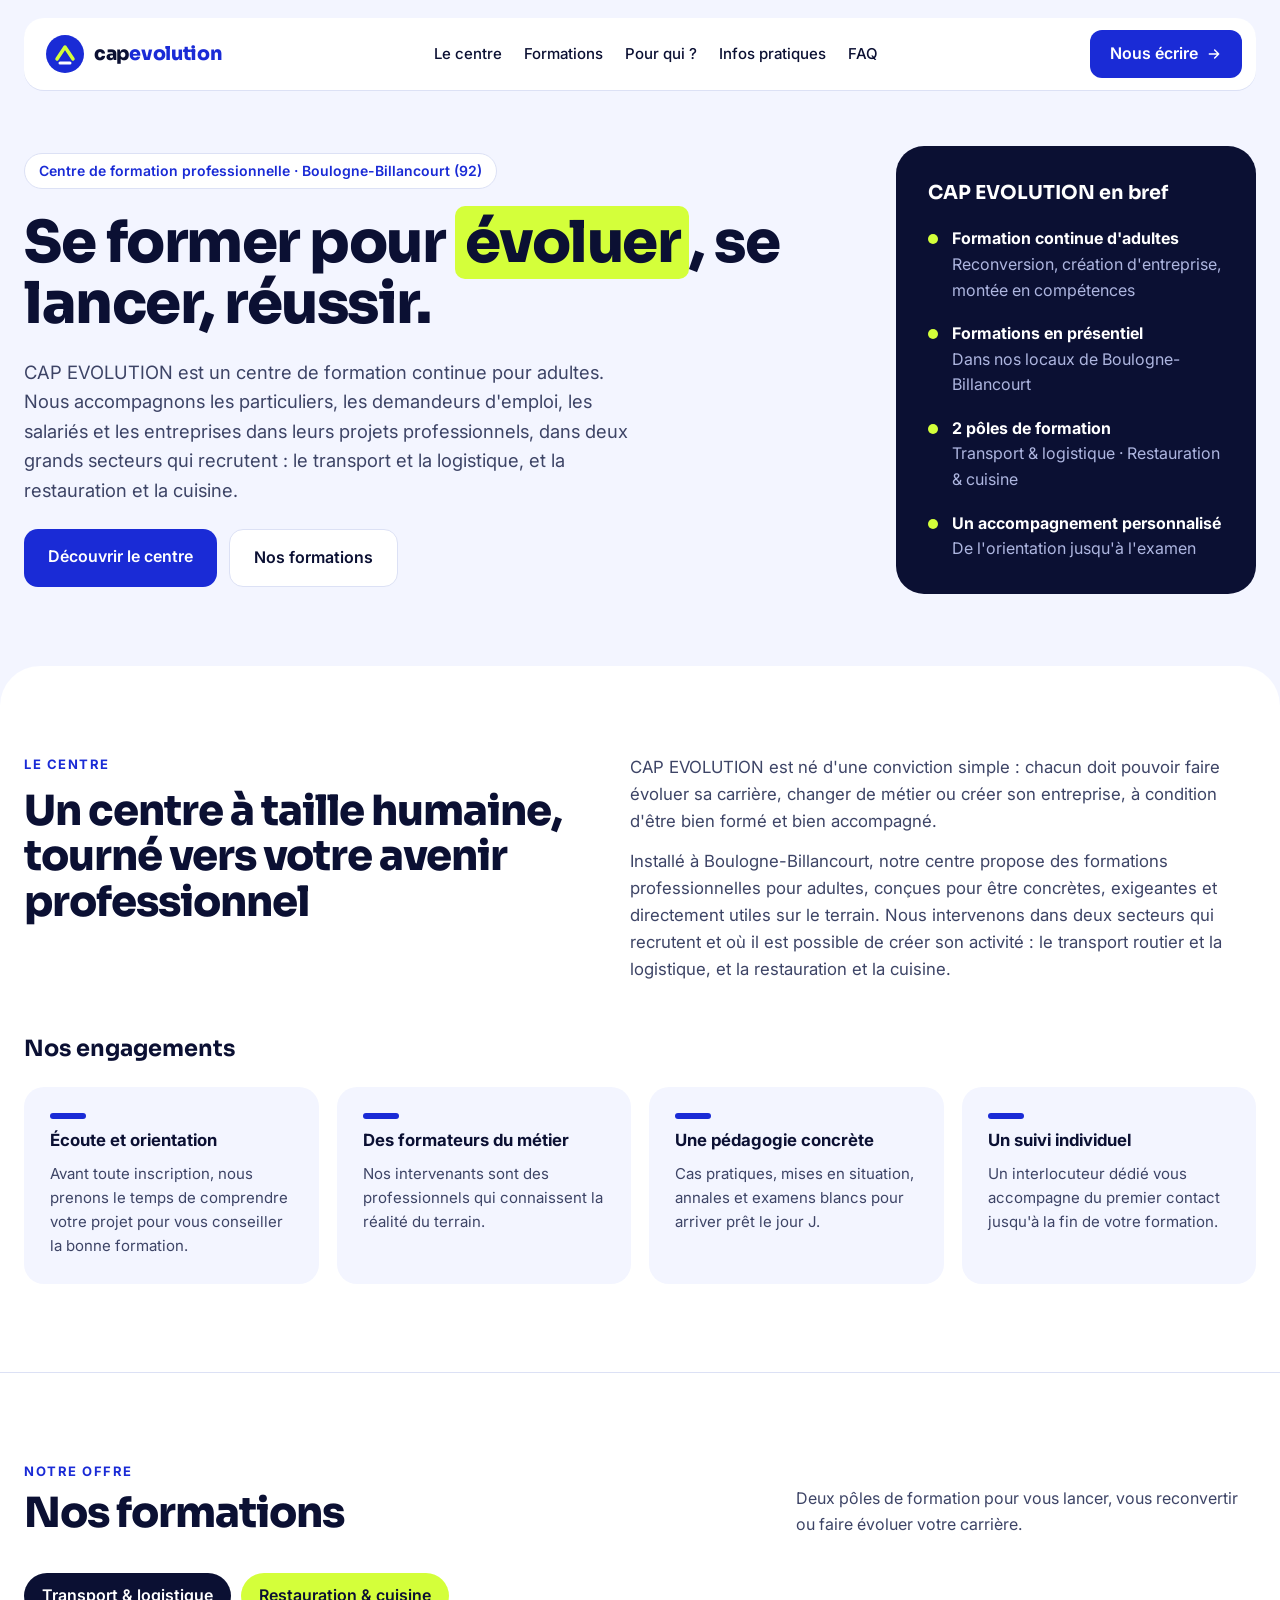
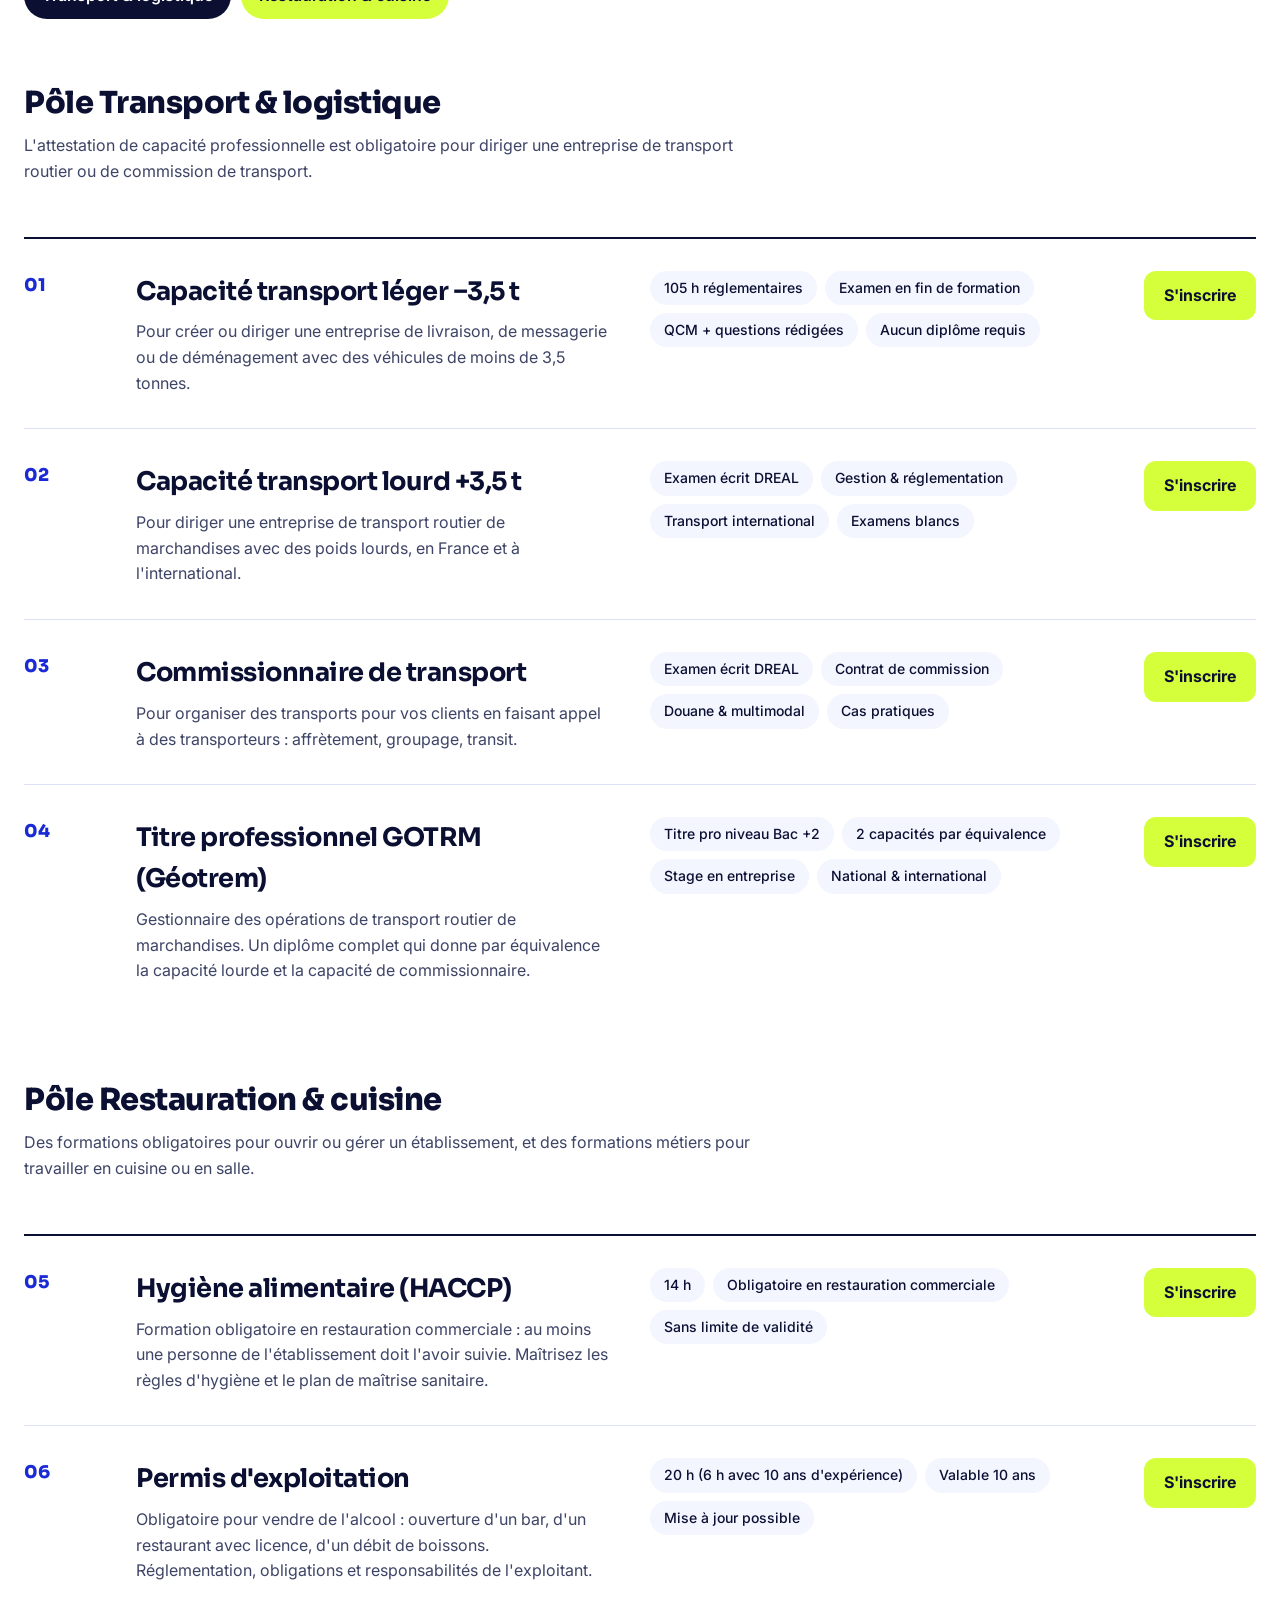
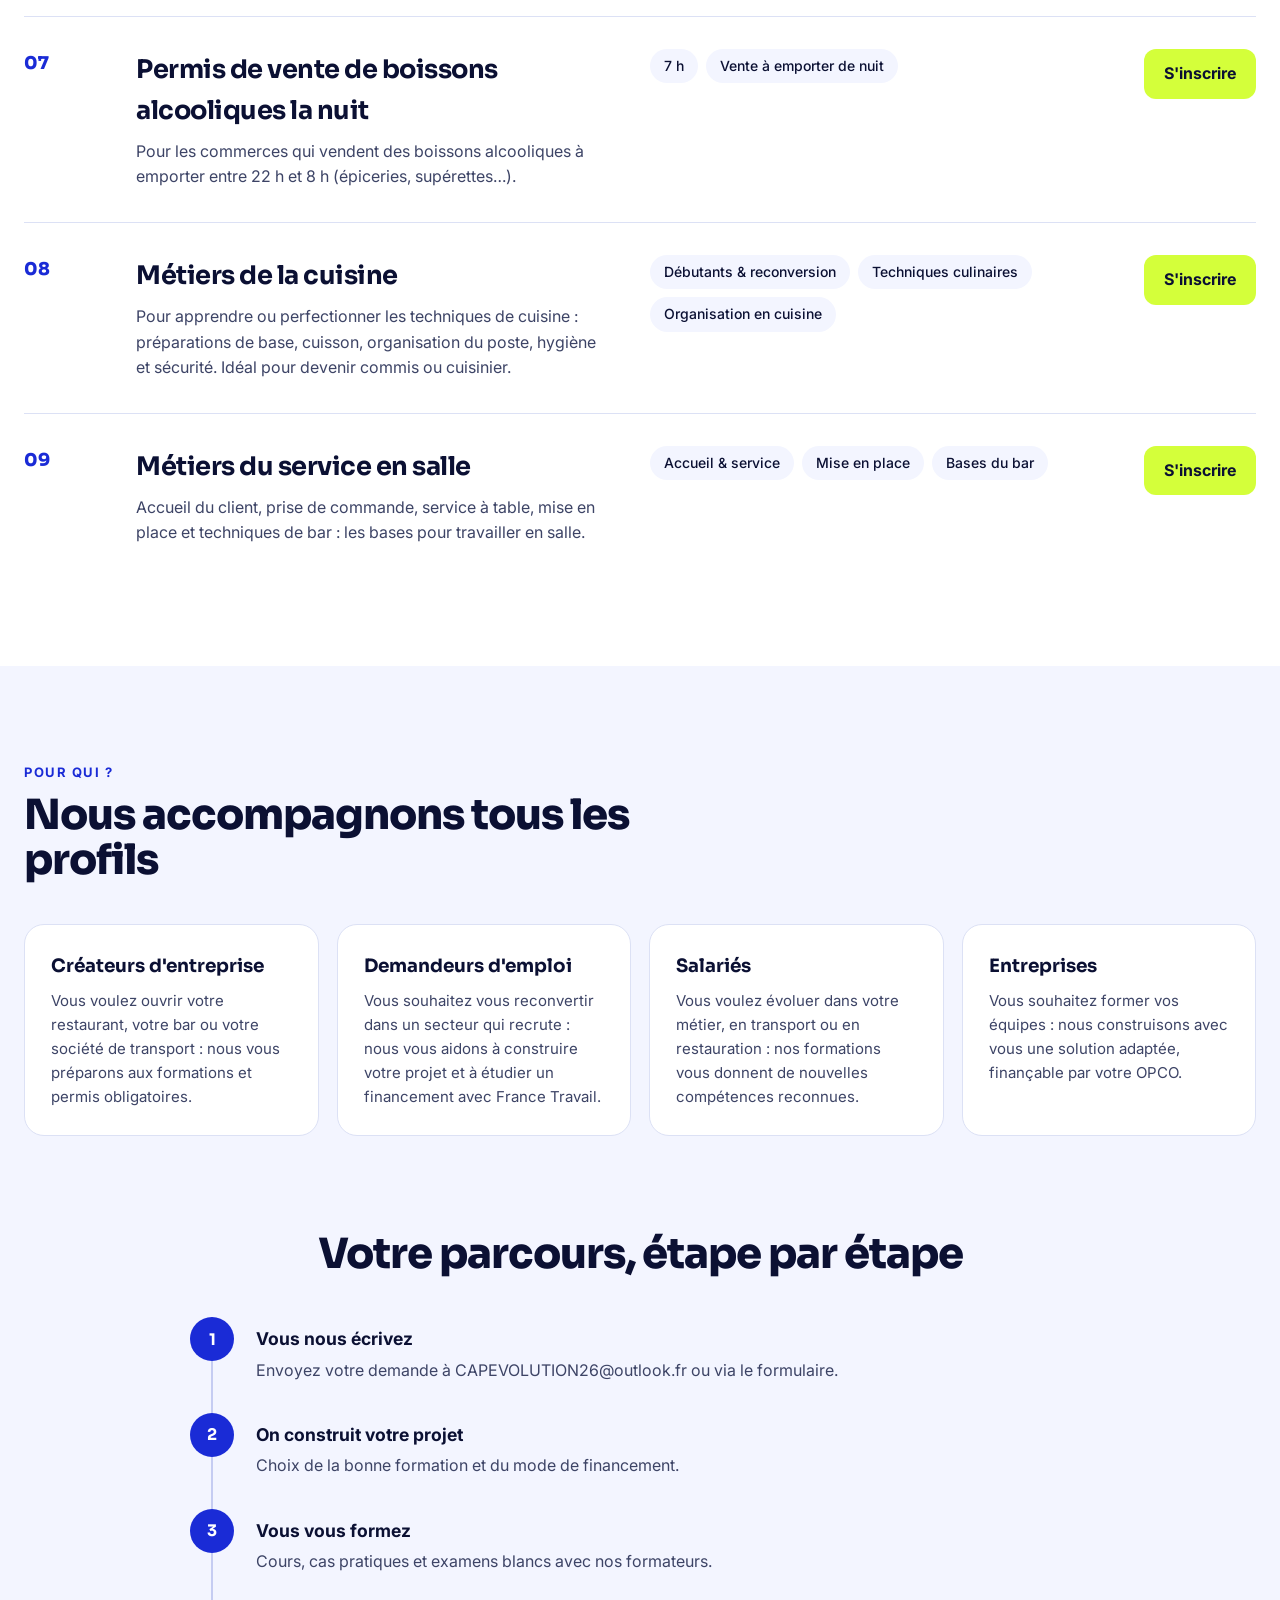
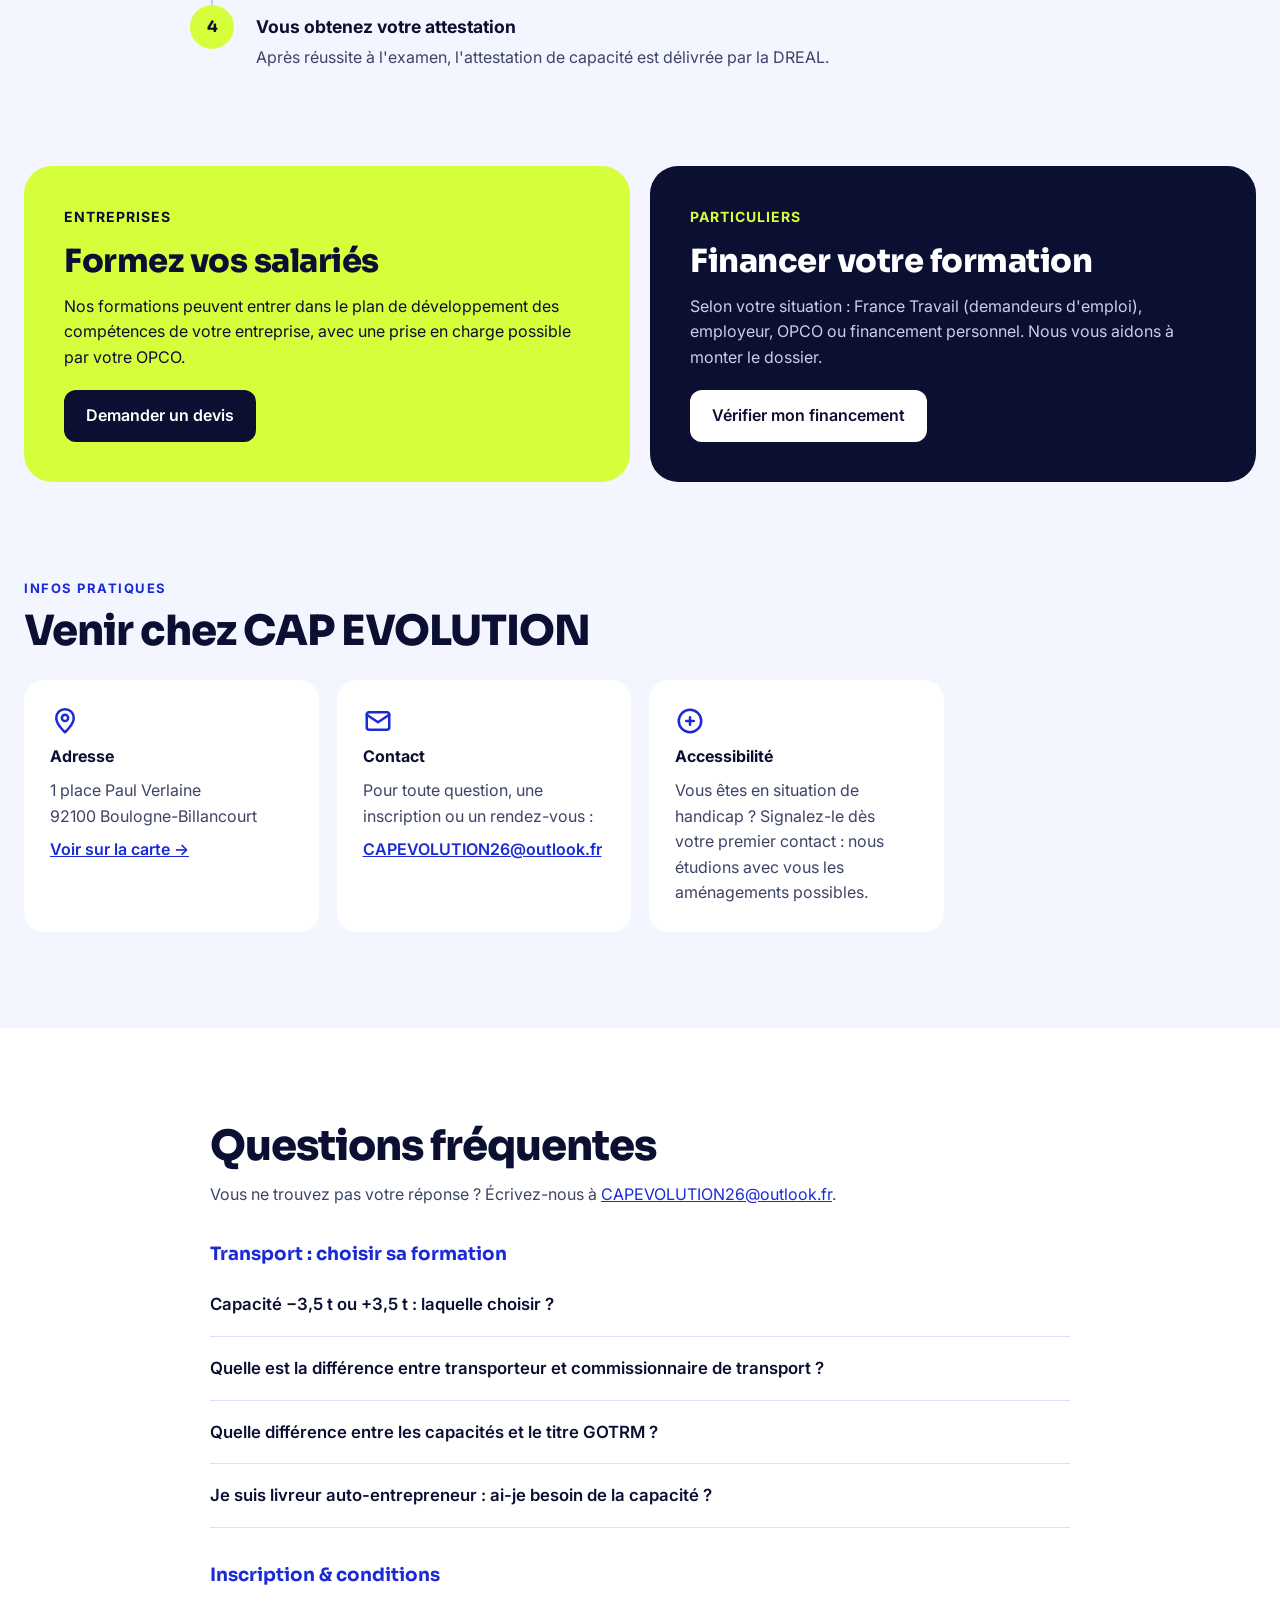
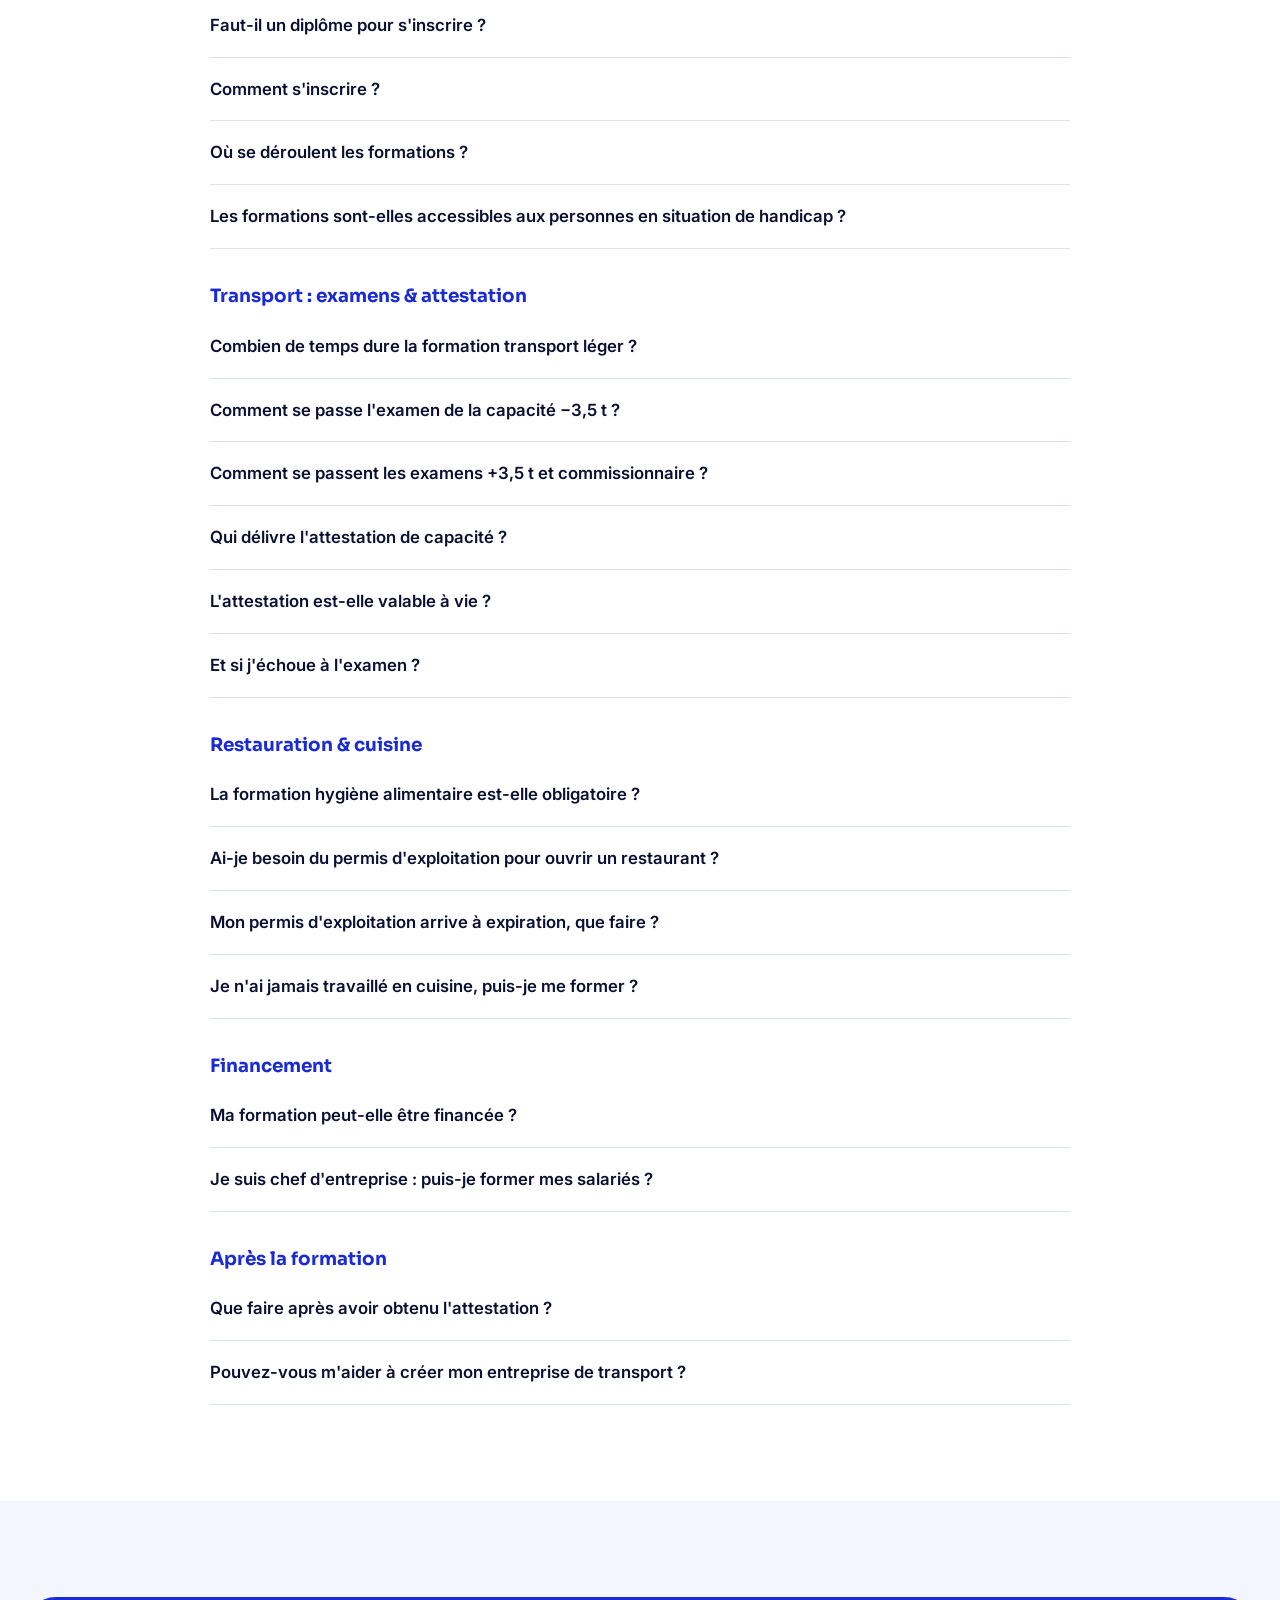
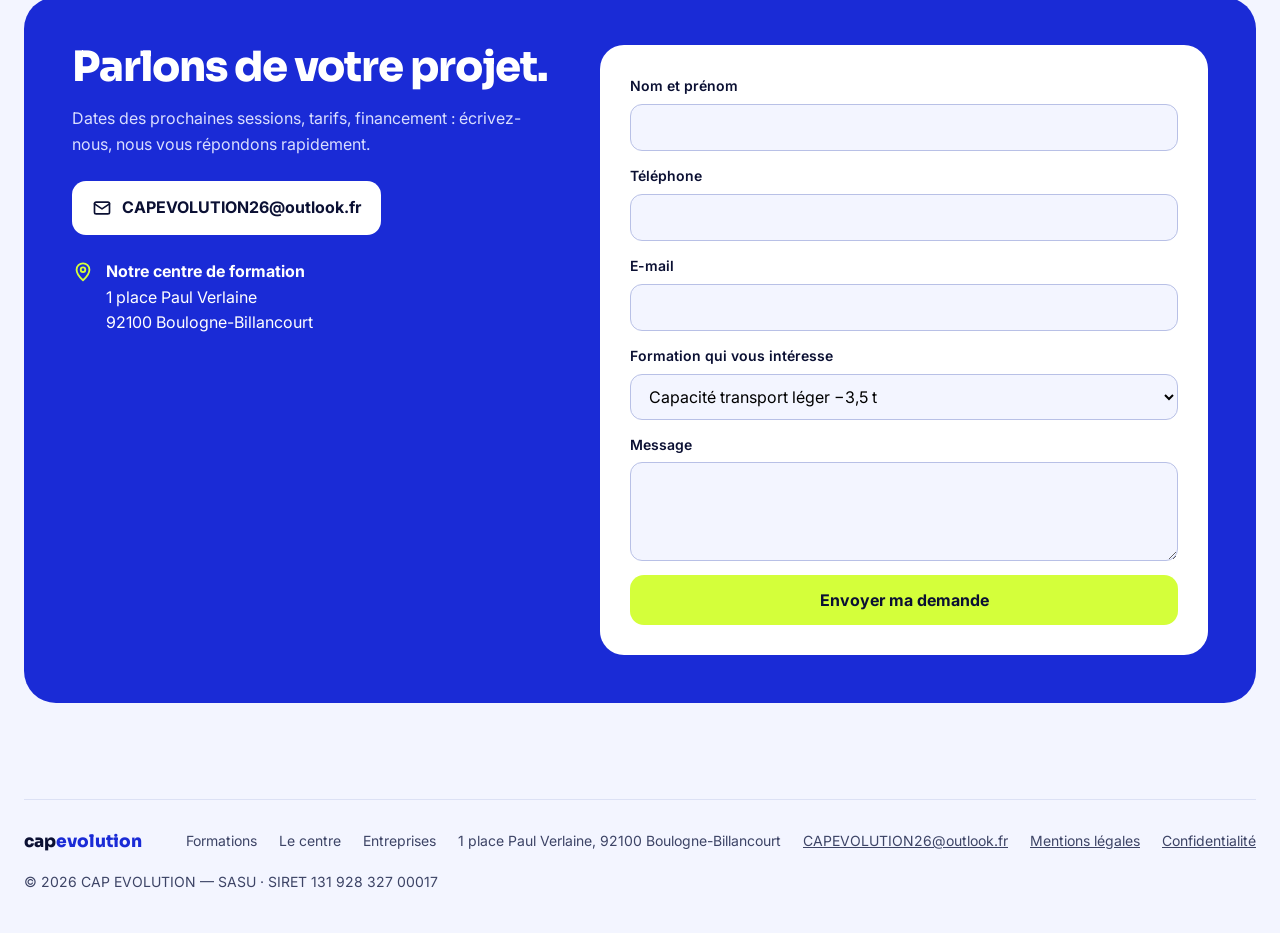
<file: index.html>
<!doctype html>
<html lang="fr">
<head>
<meta charset="utf-8">
<meta name="viewport" content="width=device-width, initial-scale=1">
<title>CAP EVOLUTION — Centre de formation professionnelle à Boulogne-Billancourt</title>
<meta name="description" content="CAP EVOLUTION, centre de formation professionnelle pour adultes à Boulogne-Billancourt (92). Formations transport et logistique (capacité de transport, commissionnaire, GOTRM) et restauration et cuisine (hygiène alimentaire HACCP, permis d&#x27;exploitation, métiers de la cuisine et du service).">
<meta property="og:title" content="CAP EVOLUTION — Centre de formation transport">
<meta property="og:description" content="Capacité -3,5 t, +3,5 t, commissionnaire de transport et titre pro GOTRM à Boulogne-Billancourt.">
<meta name="theme-color" content="#1A2BD6">
<link rel="icon" href="favicon.svg" type="image/svg+xml">
<link rel="preconnect" href="https://fonts.googleapis.com">
<link href="https://fonts.googleapis.com/css2?family=Sora:wght@500;600;700;800&amp;family=Inter:wght@400;500;600;700&amp;display=swap" rel="stylesheet">
<style>
*{box-sizing:border-box}
html{scroll-behavior:smooth}
body{margin:0;background:#F3F5FF}
a{color:#1A2BD6}a:hover{color:#0F1C9E}
summary{cursor:pointer;list-style:none}
summary::-webkit-details-marker{display:none}
</style>
<link rel="stylesheet" href="style.css">
</head>
<body>
<div style="font-family: Inter, system-ui, sans-serif; color: #0B1033; background: #F3F5FF; line-height: 1.6; font-size: 16px">

<!-- EN-TÊTE -->
<header style="padding: 18px 24px 0">
<div style="max-width: 1240px; margin: 0 auto; background: #FFFFFF; border-radius: 20px; padding: 12px 14px 12px 22px; box-sizing: border-box; display: flex; flex-wrap: wrap; align-items: center; justify-content: space-between; gap: 14px; box-shadow: 0 1px 0 #DCE1F5">
<a href="#accueil" style="display: flex; align-items: center; gap: 10px; text-decoration: none; color: #0B1033">
<svg width="38" height="38" viewBox="0 0 38 38" aria-hidden="true"><circle cx="19" cy="19" r="19" fill="#1A2BD6"></circle><path d="M11 24 L19 12 L27 24" stroke="#D4FF3A" stroke-width="3.5" stroke-linecap="round" stroke-linejoin="round" fill="none"></path><path d="M14 28h10" stroke="#FFFFFF" stroke-width="3" stroke-linecap="round"></path></svg>
<span style="font-family: Sora, sans-serif; font-weight: 800; font-size: 19px; letter-spacing: -0.3px">cap<span style="color: #1A2BD6">evolution</span></span>
</a>
<nav aria-label="Navigation principale" style="display: flex; flex-wrap: wrap; align-items: center; gap: 4px 22px; font-weight: 500; font-size: 15px">
<a href="#centre" style="color: #0B1033; text-decoration: none">Le centre</a>
<a href="#formations" style="color: #0B1033; text-decoration: none">Formations</a>
<a href="#public" style="color: #0B1033; text-decoration: none">Pour qui ?</a>
<a href="#infos" style="color: #0B1033; text-decoration: none">Infos pratiques</a>
<a href="#faq" style="color: #0B1033; text-decoration: none">FAQ</a>
</nav>
<a href="#contact" style="background: #1A2BD6; color: #FFFFFF; font-weight: 600; text-decoration: none; padding: 11px 20px; border-radius: 12px; min-height: 44px; box-sizing: border-box; display: inline-flex; align-items: center; gap: 8px">Nous écrire<svg width="16" height="16" viewBox="0 0 24 24" aria-hidden="true" fill="none" stroke="currentColor" stroke-width="2.2" stroke-linecap="round" stroke-linejoin="round"><path d="M5 12h14M13 6l6 6-6 6"></path></svg></a>
</div>
</header>

<!-- HÉRO -->
<section id="accueil" style="padding: 56px 24px 72px">
<div style="max-width: 1240px; margin: 0 auto; display: flex; flex-wrap: wrap; gap: 28px; align-items: stretch">
<div style="flex: 999 1 560px; min-width: 0; display: flex; flex-direction: column; gap: 24px; justify-content: center">
<p style="margin: 0; align-self: flex-start; background: #FFFFFF; border: 1px solid #DCE1F5; border-radius: 999px; padding: 6px 14px; font-size: 14px; font-weight: 600; color: #1A2BD6">Centre de formation professionnelle · Boulogne-Billancourt (92)</p>
<h1 style="margin: 0; font-family: Sora, sans-serif; font-weight: 800; font-size: 3.6rem; line-height: 1.05; letter-spacing: -1.5px">Se former pour <span style="background: #D4FF3A; padding: 0 10px; border-radius: 10px; box-decoration-break: clone; -webkit-box-decoration-break: clone">évoluer</span>, se lancer, réussir.</h1>
<p style="margin: 0; font-size: 1.15rem; color: #3D4466; max-width: 620px">CAP EVOLUTION est un centre de formation continue pour adultes. Nous accompagnons les particuliers, les demandeurs d'emploi, les salariés et les entreprises dans leurs projets professionnels, dans deux grands secteurs qui recrutent : le transport et la logistique, et la restauration et la cuisine.</p>
<div style="display: flex; flex-wrap: wrap; gap: 12px">
<a href="#centre" style="background: #1A2BD6; color: #FFFFFF; font-weight: 600; text-decoration: none; padding: 15px 24px; border-radius: 14px">Découvrir le centre</a>
<a href="#formations" style="background: #FFFFFF; color: #0B1033; font-weight: 600; text-decoration: none; padding: 15px 24px; border-radius: 14px; border: 1px solid #DCE1F5">Nos formations</a>
</div>
</div>
<div style="flex: 1 1 360px; min-width: 0; background: #0B1033; color: #FFFFFF; border-radius: 28px; padding: 32px; display: flex; flex-direction: column; gap: 18px">
<p style="margin: 0; font-family: Sora, sans-serif; font-weight: 700; font-size: 1.2rem">CAP EVOLUTION en bref</p>
<div style="display: flex; gap: 14px; align-items: flex-start"><span aria-hidden="true" style="width: 10px; height: 10px; margin-top: 8px; border-radius: 50%; background: #D4FF3A; flex-shrink: 0"></span><p style="margin: 0"><strong>Formation continue d'adultes</strong><br><span style="color: #AEB6E0">Reconversion, création d'entreprise, montée en compétences</span></p></div>
<div style="display: flex; gap: 14px; align-items: flex-start"><span aria-hidden="true" style="width: 10px; height: 10px; margin-top: 8px; border-radius: 50%; background: #D4FF3A; flex-shrink: 0"></span><p style="margin: 0"><strong>Formations en présentiel</strong><br><span style="color: #AEB6E0">Dans nos locaux de Boulogne-Billancourt</span></p></div>
<div style="display: flex; gap: 14px; align-items: flex-start"><span aria-hidden="true" style="width: 10px; height: 10px; margin-top: 8px; border-radius: 50%; background: #D4FF3A; flex-shrink: 0"></span><p style="margin: 0"><strong>2 pôles de formation</strong><br><span style="color: #AEB6E0">Transport &amp; logistique · Restauration &amp; cuisine</span></p></div>
<div style="display: flex; gap: 14px; align-items: flex-start"><span aria-hidden="true" style="width: 10px; height: 10px; margin-top: 8px; border-radius: 50%; background: #D4FF3A; flex-shrink: 0"></span><p style="margin: 0"><strong>Un accompagnement personnalisé</strong><br><span style="color: #AEB6E0">De l'orientation jusqu'à l'examen</span></p></div>
</div>
</div>
</section>

<!-- LE CENTRE -->
<section id="centre" style="background: #FFFFFF; padding: 88px 24px; border-radius: 40px 40px 0 0">
<div style="max-width: 1240px; margin: 0 auto; display: flex; flex-direction: column; gap: 48px">
<div style="display: flex; flex-wrap: wrap; gap: 40px">
<div style="flex: 1 1 380px; min-width: 0; display: flex; flex-direction: column; gap: 14px">
<p style="margin: 0; font-weight: 700; color: #1A2BD6; text-transform: uppercase; letter-spacing: 1.5px; font-size: 13px">Le centre</p>
<h2 style="margin: 0; font-family: Sora, sans-serif; font-weight: 800; font-size: 2.6rem; line-height: 1.1; letter-spacing: -1px">Un centre à taille humaine, tourné vers votre avenir professionnel</h2>
</div>
<div style="flex: 1 1 440px; min-width: 0; display: flex; flex-direction: column; gap: 14px; color: #3D4466; font-size: 1.05rem">
<p style="margin: 0">CAP EVOLUTION est né d'une conviction simple : chacun doit pouvoir faire évoluer sa carrière, changer de métier ou créer son entreprise, à condition d'être bien formé et bien accompagné.</p>
<p style="margin: 0">Installé à Boulogne-Billancourt, notre centre propose des formations professionnelles pour adultes, conçues pour être concrètes, exigeantes et directement utiles sur le terrain. Nous intervenons dans deux secteurs qui recrutent et où il est possible de créer son activité : le transport routier et la logistique, et la restauration et la cuisine.</p>
</div>
</div>
<div>
<h3 style="margin: 0 0 20px; font-family: Sora, sans-serif; font-weight: 700; font-size: 1.4rem">Nos engagements</h3>
<div style="display: grid; grid-template-columns: repeat(auto-fit, minmax(220px, 1fr)); gap: 18px">
<div style="background: #F3F5FF; border-radius: 20px; padding: 26px; display: flex; flex-direction: column; gap: 8px"><span aria-hidden="true" style="width: 36px; height: 6px; border-radius: 3px; background: #1A2BD6"></span><p style="margin: 0; font-weight: 700; font-size: 1.05rem">Écoute et orientation</p><p style="margin: 0; color: #3D4466; font-size: 15px">Avant toute inscription, nous prenons le temps de comprendre votre projet pour vous conseiller la bonne formation.</p></div>
<div style="background: #F3F5FF; border-radius: 20px; padding: 26px; display: flex; flex-direction: column; gap: 8px"><span aria-hidden="true" style="width: 36px; height: 6px; border-radius: 3px; background: #1A2BD6"></span><p style="margin: 0; font-weight: 700; font-size: 1.05rem">Des formateurs du métier</p><p style="margin: 0; color: #3D4466; font-size: 15px">Nos intervenants sont des professionnels qui connaissent la réalité du terrain.</p></div>
<div style="background: #F3F5FF; border-radius: 20px; padding: 26px; display: flex; flex-direction: column; gap: 8px"><span aria-hidden="true" style="width: 36px; height: 6px; border-radius: 3px; background: #1A2BD6"></span><p style="margin: 0; font-weight: 700; font-size: 1.05rem">Une pédagogie concrète</p><p style="margin: 0; color: #3D4466; font-size: 15px">Cas pratiques, mises en situation, annales et examens blancs pour arriver prêt le jour J.</p></div>
<div style="background: #F3F5FF; border-radius: 20px; padding: 26px; display: flex; flex-direction: column; gap: 8px"><span aria-hidden="true" style="width: 36px; height: 6px; border-radius: 3px; background: #1A2BD6"></span><p style="margin: 0; font-weight: 700; font-size: 1.05rem">Un suivi individuel</p><p style="margin: 0; color: #3D4466; font-size: 15px">Un interlocuteur dédié vous accompagne du premier contact jusqu'à la fin de votre formation.</p></div>
</div>
</div>
</div>
</section>

<!-- FORMATIONS : liste en lignes -->
<section id="formations" style="background: #FFFFFF; padding: 88px 24px; border-top: 1px solid #DCE1F5">
<div style="max-width: 1240px; margin: 0 auto; display: flex; flex-direction: column; gap: 36px">
<div style="display: flex; flex-wrap: wrap; justify-content: space-between; align-items: flex-end; gap: 16px">
<div style="display: flex; flex-direction: column; gap: 10px; max-width: 640px"><p style="margin: 0; font-weight: 700; color: #1A2BD6; text-transform: uppercase; letter-spacing: 1.5px; font-size: 13px">Notre offre</p><h2 style="margin: 0; font-family: Sora, sans-serif; font-weight: 800; font-size: 2.6rem; line-height: 1.1; letter-spacing: -1px">Nos formations</h2></div>
<p style="margin: 0; color: #3D4466; max-width: 460px">Deux pôles de formation pour vous lancer, vous reconvertir ou faire évoluer votre carrière.</p>
</div>

<div style="display: flex; flex-wrap: wrap; gap: 10px"><a href="#pole-transport" style="background: #0B1033; color: #FFFFFF; font-weight: 600; text-decoration: none; padding: 10px 18px; border-radius: 999px">Transport &amp; logistique</a><a href="#pole-restauration" style="background: #D4FF3A; color: #0B1033; font-weight: 600; text-decoration: none; padding: 10px 18px; border-radius: 999px">Restauration &amp; cuisine</a></div>
<div id="pole-transport" style="display: flex; flex-direction: column; gap: 6px; padding-top: 24px"><h3 style="margin: 0; font-family: Sora, sans-serif; font-weight: 800; font-size: 1.9rem; letter-spacing: -0.5px">Pôle Transport &amp; logistique</h3><p style="margin: 0 0 16px; color: #3D4466; max-width: 760px">L'attestation de capacité professionnelle est obligatoire pour diriger une entreprise de transport routier ou de commission de transport.</p></div>
<div style="display: flex; flex-direction: column">

<div id="f-leger" style="display: flex; flex-wrap: wrap; gap: 20px 40px; padding: 32px 0; border-top: 2px solid #0B1033; align-items: flex-start">
<span style="flex: 0 0 72px; font-family: Sora, sans-serif; font-weight: 800; font-size: 1.1rem; color: #1A2BD6">01</span>
<div style="flex: 2 1 320px; min-width: 0; display: flex; flex-direction: column; gap: 8px">
<h3 style="margin: 0; font-family: Sora, sans-serif; font-weight: 700; font-size: 1.6rem; letter-spacing: -0.5px">Capacité transport léger −3,5 t</h3>
<p style="margin: 0; color: #3D4466">Pour créer ou diriger une entreprise de livraison, de messagerie ou de déménagement avec des véhicules de moins de 3,5 tonnes.</p>
</div>
<ul style="flex: 2 1 300px; min-width: 0; margin: 0; padding: 0; list-style: none; display: flex; flex-wrap: wrap; gap: 8px">
<li style="background: #F3F5FF; border-radius: 999px; padding: 6px 14px; font-size: 14px; font-weight: 500">105 h réglementaires</li>
<li style="background: #F3F5FF; border-radius: 999px; padding: 6px 14px; font-size: 14px; font-weight: 500">Examen en fin de formation</li>
<li style="background: #F3F5FF; border-radius: 999px; padding: 6px 14px; font-size: 14px; font-weight: 500">QCM + questions rédigées</li>
<li style="background: #F3F5FF; border-radius: 999px; padding: 6px 14px; font-size: 14px; font-weight: 500">Aucun diplôme requis</li>
</ul>
<a href="#contact" style="flex: 0 0 auto; background: #D4FF3A; color: #0B1033; font-weight: 700; text-decoration: none; padding: 12px 20px; border-radius: 12px">S'inscrire</a>
</div>

<div id="f-lourd" style="display: flex; flex-wrap: wrap; gap: 20px 40px; padding: 32px 0; border-top: 1px solid #DCE1F5; align-items: flex-start">
<span style="flex: 0 0 72px; font-family: Sora, sans-serif; font-weight: 800; font-size: 1.1rem; color: #1A2BD6">02</span>
<div style="flex: 2 1 320px; min-width: 0; display: flex; flex-direction: column; gap: 8px">
<h3 style="margin: 0; font-family: Sora, sans-serif; font-weight: 700; font-size: 1.6rem; letter-spacing: -0.5px">Capacité transport lourd +3,5 t</h3>
<p style="margin: 0; color: #3D4466">Pour diriger une entreprise de transport routier de marchandises avec des poids lourds, en France et à l'international.</p>
</div>
<ul style="flex: 2 1 300px; min-width: 0; margin: 0; padding: 0; list-style: none; display: flex; flex-wrap: wrap; gap: 8px">
<li style="background: #F3F5FF; border-radius: 999px; padding: 6px 14px; font-size: 14px; font-weight: 500">Examen écrit DREAL</li>
<li style="background: #F3F5FF; border-radius: 999px; padding: 6px 14px; font-size: 14px; font-weight: 500">Gestion &amp; réglementation</li>
<li style="background: #F3F5FF; border-radius: 999px; padding: 6px 14px; font-size: 14px; font-weight: 500">Transport international</li>
<li style="background: #F3F5FF; border-radius: 999px; padding: 6px 14px; font-size: 14px; font-weight: 500">Examens blancs</li>
</ul>
<a href="#contact" style="flex: 0 0 auto; background: #D4FF3A; color: #0B1033; font-weight: 700; text-decoration: none; padding: 12px 20px; border-radius: 12px">S'inscrire</a>
</div>

<div id="f-commission" style="display: flex; flex-wrap: wrap; gap: 20px 40px; padding: 32px 0; border-top: 1px solid #DCE1F5; align-items: flex-start">
<span style="flex: 0 0 72px; font-family: Sora, sans-serif; font-weight: 800; font-size: 1.1rem; color: #1A2BD6">03</span>
<div style="flex: 2 1 320px; min-width: 0; display: flex; flex-direction: column; gap: 8px">
<h3 style="margin: 0; font-family: Sora, sans-serif; font-weight: 700; font-size: 1.6rem; letter-spacing: -0.5px">Commissionnaire de transport</h3>
<p style="margin: 0; color: #3D4466">Pour organiser des transports pour vos clients en faisant appel à des transporteurs : affrètement, groupage, transit.</p>
</div>
<ul style="flex: 2 1 300px; min-width: 0; margin: 0; padding: 0; list-style: none; display: flex; flex-wrap: wrap; gap: 8px">
<li style="background: #F3F5FF; border-radius: 999px; padding: 6px 14px; font-size: 14px; font-weight: 500">Examen écrit DREAL</li>
<li style="background: #F3F5FF; border-radius: 999px; padding: 6px 14px; font-size: 14px; font-weight: 500">Contrat de commission</li>
<li style="background: #F3F5FF; border-radius: 999px; padding: 6px 14px; font-size: 14px; font-weight: 500">Douane &amp; multimodal</li>
<li style="background: #F3F5FF; border-radius: 999px; padding: 6px 14px; font-size: 14px; font-weight: 500">Cas pratiques</li>
</ul>
<a href="#contact" style="flex: 0 0 auto; background: #D4FF3A; color: #0B1033; font-weight: 700; text-decoration: none; padding: 12px 20px; border-radius: 12px">S'inscrire</a>
</div>

<div id="f-gotrm" style="display: flex; flex-wrap: wrap; gap: 20px 40px; padding: 32px 0; border-top: 1px solid #DCE1F5; align-items: flex-start">
<span style="flex: 0 0 72px; font-family: Sora, sans-serif; font-weight: 800; font-size: 1.1rem; color: #1A2BD6">04</span>
<div style="flex: 2 1 320px; min-width: 0; display: flex; flex-direction: column; gap: 8px">
<h3 style="margin: 0; font-family: Sora, sans-serif; font-weight: 700; font-size: 1.6rem; letter-spacing: -0.5px">Titre professionnel GOTRM (Géotrem)</h3>
<p style="margin: 0; color: #3D4466">Gestionnaire des opérations de transport routier de marchandises. Un diplôme complet qui donne par équivalence la capacité lourde et la capacité de commissionnaire.</p>
</div>
<ul style="flex: 2 1 300px; min-width: 0; margin: 0; padding: 0; list-style: none; display: flex; flex-wrap: wrap; gap: 8px">
<li style="background: #F3F5FF; border-radius: 999px; padding: 6px 14px; font-size: 14px; font-weight: 500">Titre pro niveau Bac +2</li>
<li style="background: #F3F5FF; border-radius: 999px; padding: 6px 14px; font-size: 14px; font-weight: 500">2 capacités par équivalence</li>
<li style="background: #F3F5FF; border-radius: 999px; padding: 6px 14px; font-size: 14px; font-weight: 500">Stage en entreprise</li>
<li style="background: #F3F5FF; border-radius: 999px; padding: 6px 14px; font-size: 14px; font-weight: 500">National &amp; international</li>
</ul>
<a href="#contact" style="flex: 0 0 auto; background: #D4FF3A; color: #0B1033; font-weight: 700; text-decoration: none; padding: 12px 20px; border-radius: 12px">S'inscrire</a>
</div>

</div>
<div id="pole-restauration" style="display: flex; flex-direction: column; gap: 6px; padding-top: 24px"><h3 style="margin: 0; font-family: Sora, sans-serif; font-weight: 800; font-size: 1.9rem; letter-spacing: -0.5px">Pôle Restauration &amp; cuisine</h3><p style="margin: 0 0 16px; color: #3D4466; max-width: 760px">Des formations obligatoires pour ouvrir ou gérer un établissement, et des formations métiers pour travailler en cuisine ou en salle.</p></div>
<div style="display: flex; flex-direction: column">
<div id="r-hygiene" style="display: flex; flex-wrap: wrap; gap: 20px 40px; padding: 32px 0; border-top: 2px solid #0B1033; align-items: flex-start">
<span style="flex: 0 0 72px; font-family: Sora, sans-serif; font-weight: 800; font-size: 1.1rem; color: #1A2BD6">05</span>
<div style="flex: 2 1 320px; min-width: 0; display: flex; flex-direction: column; gap: 8px">
<h3 style="margin: 0; font-family: Sora, sans-serif; font-weight: 700; font-size: 1.6rem; letter-spacing: -0.5px">Hygiène alimentaire (HACCP)</h3>
<p style="margin: 0; color: #3D4466">Formation obligatoire en restauration commerciale : au moins une personne de l'établissement doit l'avoir suivie. Maîtrisez les règles d'hygiène et le plan de maîtrise sanitaire.</p>
</div>
<ul style="flex: 2 1 300px; min-width: 0; margin: 0; padding: 0; list-style: none; display: flex; flex-wrap: wrap; gap: 8px">
<li style="background: #F3F5FF; border-radius: 999px; padding: 6px 14px; font-size: 14px; font-weight: 500">14 h</li>
<li style="background: #F3F5FF; border-radius: 999px; padding: 6px 14px; font-size: 14px; font-weight: 500">Obligatoire en restauration commerciale</li>
<li style="background: #F3F5FF; border-radius: 999px; padding: 6px 14px; font-size: 14px; font-weight: 500">Sans limite de validité</li>
</ul>
<a href="#contact" style="flex: 0 0 auto; background: #D4FF3A; color: #0B1033; font-weight: 700; text-decoration: none; padding: 12px 20px; border-radius: 12px">S'inscrire</a>
</div>
<div id="r-permis" style="display: flex; flex-wrap: wrap; gap: 20px 40px; padding: 32px 0; border-top: 1px solid #DCE1F5; align-items: flex-start">
<span style="flex: 0 0 72px; font-family: Sora, sans-serif; font-weight: 800; font-size: 1.1rem; color: #1A2BD6">06</span>
<div style="flex: 2 1 320px; min-width: 0; display: flex; flex-direction: column; gap: 8px">
<h3 style="margin: 0; font-family: Sora, sans-serif; font-weight: 700; font-size: 1.6rem; letter-spacing: -0.5px">Permis d'exploitation</h3>
<p style="margin: 0; color: #3D4466">Obligatoire pour vendre de l'alcool : ouverture d'un bar, d'un restaurant avec licence, d'un débit de boissons. Réglementation, obligations et responsabilités de l'exploitant.</p>
</div>
<ul style="flex: 2 1 300px; min-width: 0; margin: 0; padding: 0; list-style: none; display: flex; flex-wrap: wrap; gap: 8px">
<li style="background: #F3F5FF; border-radius: 999px; padding: 6px 14px; font-size: 14px; font-weight: 500">20 h (6 h avec 10 ans d'expérience)</li>
<li style="background: #F3F5FF; border-radius: 999px; padding: 6px 14px; font-size: 14px; font-weight: 500">Valable 10 ans</li>
<li style="background: #F3F5FF; border-radius: 999px; padding: 6px 14px; font-size: 14px; font-weight: 500">Mise à jour possible</li>
</ul>
<a href="#contact" style="flex: 0 0 auto; background: #D4FF3A; color: #0B1033; font-weight: 700; text-decoration: none; padding: 12px 20px; border-radius: 12px">S'inscrire</a>
</div>
<div id="r-nuit" style="display: flex; flex-wrap: wrap; gap: 20px 40px; padding: 32px 0; border-top: 1px solid #DCE1F5; align-items: flex-start">
<span style="flex: 0 0 72px; font-family: Sora, sans-serif; font-weight: 800; font-size: 1.1rem; color: #1A2BD6">07</span>
<div style="flex: 2 1 320px; min-width: 0; display: flex; flex-direction: column; gap: 8px">
<h3 style="margin: 0; font-family: Sora, sans-serif; font-weight: 700; font-size: 1.6rem; letter-spacing: -0.5px">Permis de vente de boissons alcooliques la nuit</h3>
<p style="margin: 0; color: #3D4466">Pour les commerces qui vendent des boissons alcooliques à emporter entre 22 h et 8 h (épiceries, supérettes…).</p>
</div>
<ul style="flex: 2 1 300px; min-width: 0; margin: 0; padding: 0; list-style: none; display: flex; flex-wrap: wrap; gap: 8px">
<li style="background: #F3F5FF; border-radius: 999px; padding: 6px 14px; font-size: 14px; font-weight: 500">7 h</li>
<li style="background: #F3F5FF; border-radius: 999px; padding: 6px 14px; font-size: 14px; font-weight: 500">Vente à emporter de nuit</li>
</ul>
<a href="#contact" style="flex: 0 0 auto; background: #D4FF3A; color: #0B1033; font-weight: 700; text-decoration: none; padding: 12px 20px; border-radius: 12px">S'inscrire</a>
</div>
<div id="r-cuisine" style="display: flex; flex-wrap: wrap; gap: 20px 40px; padding: 32px 0; border-top: 1px solid #DCE1F5; align-items: flex-start">
<span style="flex: 0 0 72px; font-family: Sora, sans-serif; font-weight: 800; font-size: 1.1rem; color: #1A2BD6">08</span>
<div style="flex: 2 1 320px; min-width: 0; display: flex; flex-direction: column; gap: 8px">
<h3 style="margin: 0; font-family: Sora, sans-serif; font-weight: 700; font-size: 1.6rem; letter-spacing: -0.5px">Métiers de la cuisine</h3>
<p style="margin: 0; color: #3D4466">Pour apprendre ou perfectionner les techniques de cuisine : préparations de base, cuisson, organisation du poste, hygiène et sécurité. Idéal pour devenir commis ou cuisinier.</p>
</div>
<ul style="flex: 2 1 300px; min-width: 0; margin: 0; padding: 0; list-style: none; display: flex; flex-wrap: wrap; gap: 8px">
<li style="background: #F3F5FF; border-radius: 999px; padding: 6px 14px; font-size: 14px; font-weight: 500">Débutants &amp; reconversion</li>
<li style="background: #F3F5FF; border-radius: 999px; padding: 6px 14px; font-size: 14px; font-weight: 500">Techniques culinaires</li>
<li style="background: #F3F5FF; border-radius: 999px; padding: 6px 14px; font-size: 14px; font-weight: 500">Organisation en cuisine</li>
</ul>
<a href="#contact" style="flex: 0 0 auto; background: #D4FF3A; color: #0B1033; font-weight: 700; text-decoration: none; padding: 12px 20px; border-radius: 12px">S'inscrire</a>
</div>
<div id="r-service" style="display: flex; flex-wrap: wrap; gap: 20px 40px; padding: 32px 0; border-top: 1px solid #DCE1F5; align-items: flex-start">
<span style="flex: 0 0 72px; font-family: Sora, sans-serif; font-weight: 800; font-size: 1.1rem; color: #1A2BD6">09</span>
<div style="flex: 2 1 320px; min-width: 0; display: flex; flex-direction: column; gap: 8px">
<h3 style="margin: 0; font-family: Sora, sans-serif; font-weight: 700; font-size: 1.6rem; letter-spacing: -0.5px">Métiers du service en salle</h3>
<p style="margin: 0; color: #3D4466">Accueil du client, prise de commande, service à table, mise en place et techniques de bar : les bases pour travailler en salle.</p>
</div>
<ul style="flex: 2 1 300px; min-width: 0; margin: 0; padding: 0; list-style: none; display: flex; flex-wrap: wrap; gap: 8px">
<li style="background: #F3F5FF; border-radius: 999px; padding: 6px 14px; font-size: 14px; font-weight: 500">Accueil &amp; service</li>
<li style="background: #F3F5FF; border-radius: 999px; padding: 6px 14px; font-size: 14px; font-weight: 500">Mise en place</li>
<li style="background: #F3F5FF; border-radius: 999px; padding: 6px 14px; font-size: 14px; font-weight: 500">Bases du bar</li>
</ul>
<a href="#contact" style="flex: 0 0 auto; background: #D4FF3A; color: #0B1033; font-weight: 700; text-decoration: none; padding: 12px 20px; border-radius: 12px">S'inscrire</a>
</div>
</div>
</div>
</section>

<!-- POUR QUI -->
<section id="public" style="padding: 96px 24px">
<div style="max-width: 1240px; margin: 0 auto; display: flex; flex-direction: column; gap: 40px">
<div style="max-width: 720px; display: flex; flex-direction: column; gap: 10px">
<p style="margin: 0; font-weight: 700; color: #1A2BD6; text-transform: uppercase; letter-spacing: 1.5px; font-size: 13px">Pour qui ?</p>
<h2 style="margin: 0; font-family: Sora, sans-serif; font-weight: 800; font-size: 2.6rem; line-height: 1.1; letter-spacing: -1px">Nous accompagnons tous les profils</h2>
</div>
<div style="display: grid; grid-template-columns: repeat(auto-fit, minmax(240px, 1fr)); gap: 18px">
<div style="border: 1px solid #DCE1F5; border-radius: 20px; padding: 26px; display: flex; flex-direction: column; gap: 8px; background: #FFFFFF"><p style="margin: 0; font-family: Sora, sans-serif; font-weight: 700; font-size: 1.15rem">Créateurs d'entreprise</p><p style="margin: 0; color: #3D4466; font-size: 15px">Vous voulez ouvrir votre restaurant, votre bar ou votre société de transport : nous vous préparons aux formations et permis obligatoires.</p></div>
<div style="border: 1px solid #DCE1F5; border-radius: 20px; padding: 26px; display: flex; flex-direction: column; gap: 8px; background: #FFFFFF"><p style="margin: 0; font-family: Sora, sans-serif; font-weight: 700; font-size: 1.15rem">Demandeurs d'emploi</p><p style="margin: 0; color: #3D4466; font-size: 15px">Vous souhaitez vous reconvertir dans un secteur qui recrute : nous vous aidons à construire votre projet et à étudier un financement avec France Travail.</p></div>
<div style="border: 1px solid #DCE1F5; border-radius: 20px; padding: 26px; display: flex; flex-direction: column; gap: 8px; background: #FFFFFF"><p style="margin: 0; font-family: Sora, sans-serif; font-weight: 700; font-size: 1.15rem">Salariés</p><p style="margin: 0; color: #3D4466; font-size: 15px">Vous voulez évoluer dans votre métier, en transport ou en restauration : nos formations vous donnent de nouvelles compétences reconnues.</p></div>
<div style="border: 1px solid #DCE1F5; border-radius: 20px; padding: 26px; display: flex; flex-direction: column; gap: 8px; background: #FFFFFF"><p style="margin: 0; font-family: Sora, sans-serif; font-weight: 700; font-size: 1.15rem">Entreprises</p><p style="margin: 0; color: #3D4466; font-size: 15px">Vous souhaitez former vos équipes : nous construisons avec vous une solution adaptée, finançable par votre OPCO.</p></div>
</div>
</div>
</section>

<!-- PARCOURS : frise verticale -->
<section id="parcours" style="padding: 0 24px 96px">
<div style="max-width: 900px; margin: 0 auto; display: flex; flex-direction: column; gap: 40px">
<h2 style="margin: 0; font-family: Sora, sans-serif; font-weight: 800; font-size: 2.6rem; line-height: 1.1; letter-spacing: -1px; text-align: center">Votre parcours, étape par étape</h2>
<ol style="margin: 0; padding: 0; list-style: none; display: flex; flex-direction: column">
<li style="display: flex; gap: 22px"><div style="display: flex; flex-direction: column; align-items: center"><span style="width: 44px; height: 44px; flex-shrink: 0; border-radius: 50%; background: #1A2BD6; color: #FFFFFF; font-family: Sora, sans-serif; font-weight: 700; display: flex; align-items: center; justify-content: center">1</span><span aria-hidden="true" style="width: 2px; flex-grow: 1; background: #C5CCF2"></span></div><div style="padding-bottom: 30px"><p style="margin: 8px 0 4px; font-weight: 700; font-size: 1.1rem">Vous nous écrivez</p><p style="margin: 0; color: #3D4466">Envoyez votre demande à CAPEVOLUTION26@outlook.fr ou via le formulaire.</p></div></li>
<li style="display: flex; gap: 22px"><div style="display: flex; flex-direction: column; align-items: center"><span style="width: 44px; height: 44px; flex-shrink: 0; border-radius: 50%; background: #1A2BD6; color: #FFFFFF; font-family: Sora, sans-serif; font-weight: 700; display: flex; align-items: center; justify-content: center">2</span><span aria-hidden="true" style="width: 2px; flex-grow: 1; background: #C5CCF2"></span></div><div style="padding-bottom: 30px"><p style="margin: 8px 0 4px; font-weight: 700; font-size: 1.1rem">On construit votre projet</p><p style="margin: 0; color: #3D4466">Choix de la bonne formation et du mode de financement.</p></div></li>
<li style="display: flex; gap: 22px"><div style="display: flex; flex-direction: column; align-items: center"><span style="width: 44px; height: 44px; flex-shrink: 0; border-radius: 50%; background: #1A2BD6; color: #FFFFFF; font-family: Sora, sans-serif; font-weight: 700; display: flex; align-items: center; justify-content: center">3</span><span aria-hidden="true" style="width: 2px; flex-grow: 1; background: #C5CCF2"></span></div><div style="padding-bottom: 30px"><p style="margin: 8px 0 4px; font-weight: 700; font-size: 1.1rem">Vous vous formez</p><p style="margin: 0; color: #3D4466">Cours, cas pratiques et examens blancs avec nos formateurs.</p></div></li>
<li style="display: flex; gap: 22px"><div style="display: flex; flex-direction: column; align-items: center"><span style="width: 44px; height: 44px; flex-shrink: 0; border-radius: 50%; background: #D4FF3A; color: #0B1033; font-family: Sora, sans-serif; font-weight: 700; display: flex; align-items: center; justify-content: center">4</span></div><div><p style="margin: 8px 0 4px; font-weight: 700; font-size: 1.1rem">Vous obtenez votre attestation</p><p style="margin: 0; color: #3D4466">Après réussite à l'examen, l'attestation de capacité est délivrée par la DREAL.</p></div></li>
</ol>
</div>
</section>

<!-- ENTREPRISES + FINANCEMENT -->
<section id="entreprises" style="padding: 0 24px 96px">
<div style="max-width: 1240px; margin: 0 auto; display: grid; grid-template-columns: repeat(auto-fit, minmax(320px, 1fr)); gap: 20px">
<div style="background: #D4FF3A; border-radius: 28px; padding: 40px; display: flex; flex-direction: column; gap: 14px">
<p style="margin: 0; font-weight: 700; font-size: 14px; text-transform: uppercase; letter-spacing: 1px">Entreprises</p>
<h2 style="margin: 0; font-family: Sora, sans-serif; font-weight: 800; font-size: 2rem; line-height: 1.15; letter-spacing: -0.5px">Formez vos salariés</h2>
<p style="margin: 0">Nos formations peuvent entrer dans le plan de développement des compétences de votre entreprise, avec une prise en charge possible par votre OPCO.</p>
<a href="#contact" style="align-self: flex-start; margin-top: 6px; background: #0B1033; color: #FFFFFF; font-weight: 600; text-decoration: none; padding: 13px 22px; border-radius: 12px">Demander un devis</a>
</div>
<div style="background: #0B1033; color: #FFFFFF; border-radius: 28px; padding: 40px; display: flex; flex-direction: column; gap: 14px">
<p style="margin: 0; font-weight: 700; font-size: 14px; text-transform: uppercase; letter-spacing: 1px; color: #D4FF3A">Particuliers</p>
<h2 style="margin: 0; font-family: Sora, sans-serif; font-weight: 800; font-size: 2rem; line-height: 1.15; letter-spacing: -0.5px">Financer votre formation</h2>
<p style="margin: 0; color: #C9CEEA">Selon votre situation : France Travail (demandeurs d'emploi), employeur, OPCO ou financement personnel. Nous vous aidons à monter le dossier.</p>
<a href="#contact" style="align-self: flex-start; margin-top: 6px; background: #FFFFFF; color: #0B1033; font-weight: 600; text-decoration: none; padding: 13px 22px; border-radius: 12px">Vérifier mon financement</a>
</div>
</div>
</section>

<!-- INFOS PRATIQUES -->
<section id="infos" style="padding: 0 24px 96px">
<div style="max-width: 1240px; margin: 0 auto; display: grid; grid-template-columns: repeat(auto-fit, minmax(260px, 1fr)); gap: 18px">
<div style="grid-column: 1 / -1; display: flex; flex-direction: column; gap: 10px; margin-bottom: 8px">
<p style="margin: 0; font-weight: 700; color: #1A2BD6; text-transform: uppercase; letter-spacing: 1.5px; font-size: 13px">Infos pratiques</p>
<h2 style="margin: 0; font-family: Sora, sans-serif; font-weight: 800; font-size: 2.6rem; line-height: 1.1; letter-spacing: -1px">Venir chez CAP EVOLUTION</h2>
</div>
<div style="background: #FFFFFF; border-radius: 20px; padding: 26px; display: flex; flex-direction: column; gap: 8px"><svg width="30" height="30" viewBox="0 0 24 24" aria-hidden="true" fill="none" stroke="#1A2BD6" stroke-width="2" stroke-linecap="round" stroke-linejoin="round"><path d="M12 21s-7-6.2-7-11.5a7 7 0 0 1 14 0C19 14.8 12 21 12 21z"></path><circle cx="12" cy="9.5" r="2.5"></circle></svg><p style="margin: 0; font-weight: 700">Adresse</p><p style="margin: 0; color: #3D4466">1 place Paul Verlaine<br>92100 Boulogne-Billancourt</p><a href="https://www.google.com/maps/search/?api=1&amp;query=1+place+Paul+Verlaine+92100+Boulogne-Billancourt" rel="noopener" style="font-weight: 600">Voir sur la carte →</a></div>
<div style="background: #FFFFFF; border-radius: 20px; padding: 26px; display: flex; flex-direction: column; gap: 8px"><svg width="30" height="30" viewBox="0 0 24 24" aria-hidden="true" fill="none" stroke="#1A2BD6" stroke-width="2" stroke-linecap="round" stroke-linejoin="round"><rect x="3" y="5" width="18" height="14" rx="2"></rect><path d="M3 7l9 6 9-6"></path></svg><p style="margin: 0; font-weight: 700">Contact</p><p style="margin: 0; color: #3D4466">Pour toute question, une inscription ou un rendez-vous :</p><a href="mailto:CAPEVOLUTION26@outlook.fr" style="font-weight: 600">CAPEVOLUTION26@outlook.fr</a></div>
<div style="background: #FFFFFF; border-radius: 20px; padding: 26px; display: flex; flex-direction: column; gap: 8px"><svg width="30" height="30" viewBox="0 0 24 24" aria-hidden="true" fill="none" stroke="#1A2BD6" stroke-width="2" stroke-linecap="round" stroke-linejoin="round"><circle cx="12" cy="12" r="9"></circle><path d="M9 12h6M12 9v6"></path></svg><p style="margin: 0; font-weight: 700">Accessibilité</p><p style="margin: 0; color: #3D4466">Vous êtes en situation de handicap ? Signalez-le dès votre premier contact : nous étudions avec vous les aménagements possibles.</p></div>
</div>
</section>

<!-- FAQ -->
<section id="faq" style="background: #FFFFFF; padding: 96px 24px">
<div style="max-width: 860px; margin: 0 auto; display: flex; flex-direction: column; gap: 4px">
<h2 style="margin: 0 0 8px; font-family: Sora, sans-serif; font-weight: 800; font-size: 2.6rem; line-height: 1.1; letter-spacing: -1px">Questions fréquentes</h2>
<p style="margin: 0; color: #3D4466">Vous ne trouvez pas votre réponse ? Écrivez-nous à <a href="mailto:CAPEVOLUTION26@outlook.fr">CAPEVOLUTION26@outlook.fr</a>.</p>
<div style="display: flex; flex-direction: column"><h3 style="margin: 28px 0 4px; font-family: Sora, sans-serif; font-weight: 700; font-size: 1.15rem; color: #1A2BD6">Transport : choisir sa formation</h3>
<details style="border-bottom: 1px solid #DCE1F5; padding: 18px 0"><summary style="font-weight: 600; font-size: 1.05rem">Capacité −3,5 t ou +3,5 t : laquelle choisir ?</summary><p style="margin: 12px 0 0; color: #3D4466">La capacité de transport léger suffit si votre entreprise utilise uniquement des véhicules de 3,5 tonnes maximum (utilitaires, fourgons). Si vous voulez exploiter des poids lourds, il faut la capacité de transport lourd, qui permet aussi d&#x27;utiliser des véhicules légers.</p></details>
<details style="border-bottom: 1px solid #DCE1F5; padding: 18px 0"><summary style="font-weight: 600; font-size: 1.05rem">Quelle est la différence entre transporteur et commissionnaire de transport ?</summary><p style="margin: 12px 0 0; color: #3D4466">Le transporteur réalise lui-même le transport avec ses véhicules. Le commissionnaire organise le transport pour le compte de ses clients et le confie à des transporteurs : il n&#x27;a pas besoin de posséder de véhicules, mais il est responsable de la bonne exécution du transport.</p></details>
<details style="border-bottom: 1px solid #DCE1F5; padding: 18px 0"><summary style="font-weight: 600; font-size: 1.05rem">Quelle différence entre les capacités et le titre GOTRM ?</summary><p style="margin: 12px 0 0; color: #3D4466">Une attestation de capacité prépare un examen précis et permet de diriger une entreprise de transport. Le titre professionnel GOTRM (Gestionnaire des opérations de transport routier de marchandises) est un diplôme plus complet, avec stage en entreprise, qui donne en plus par équivalence la capacité de transport lourd et la capacité de commissionnaire de transport.</p></details>
<details style="border-bottom: 1px solid #DCE1F5; padding: 18px 0"><summary style="font-weight: 600; font-size: 1.05rem">Je suis livreur auto-entrepreneur : ai-je besoin de la capacité ?</summary><p style="margin: 12px 0 0; color: #3D4466">Si vous transportez des marchandises pour le compte de clients avec un véhicule motorisé, votre entreprise doit en principe être inscrite au registre des transporteurs, et pour cela le dirigeant ou un gestionnaire de transport doit détenir l&#x27;attestation de capacité. Contactez-nous pour vérifier votre situation.</p></details>
</div>
<div style="display: flex; flex-direction: column"><h3 style="margin: 28px 0 4px; font-family: Sora, sans-serif; font-weight: 700; font-size: 1.15rem; color: #1A2BD6">Inscription & conditions</h3>
<details style="border-bottom: 1px solid #DCE1F5; padding: 18px 0"><summary style="font-weight: 600; font-size: 1.05rem">Faut-il un diplôme pour s&#x27;inscrire ?</summary><p style="margin: 12px 0 0; color: #3D4466">Non, aucun diplôme n&#x27;est exigé pour préparer les attestations de capacité. Pour le titre GOTRM, l&#x27;admission se fait après un entretien et l&#x27;étude de votre projet.</p></details>
<details style="border-bottom: 1px solid #DCE1F5; padding: 18px 0"><summary style="font-weight: 600; font-size: 1.05rem">Comment s&#x27;inscrire ?</summary><p style="margin: 12px 0 0; color: #3D4466">Écrivez-nous à CAPEVOLUTION26@outlook.fr ou utilisez le formulaire de contact. Nous vous répondons avec les dates des prochaines sessions, le tarif et les possibilités de financement, puis nous fixons un entretien.</p></details>
<details style="border-bottom: 1px solid #DCE1F5; padding: 18px 0"><summary style="font-weight: 600; font-size: 1.05rem">Où se déroulent les formations ?</summary><p style="margin: 12px 0 0; color: #3D4466">Les formations ont lieu dans notre centre, au 1 place Paul Verlaine, 92100 Boulogne-Billancourt.</p></details>
<details style="border-bottom: 1px solid #DCE1F5; padding: 18px 0"><summary style="font-weight: 600; font-size: 1.05rem">Les formations sont-elles accessibles aux personnes en situation de handicap ?</summary><p style="margin: 12px 0 0; color: #3D4466">Oui, nous étudions chaque demande pour adapter la formation (rythme, supports, aménagements d&#x27;examen). Signalez-nous votre besoin dès votre premier contact.</p></details>
</div>
<div style="display: flex; flex-direction: column"><h3 style="margin: 28px 0 4px; font-family: Sora, sans-serif; font-weight: 700; font-size: 1.15rem; color: #1A2BD6">Transport : examens &amp; attestation</h3>
<details style="border-bottom: 1px solid #DCE1F5; padding: 18px 0"><summary style="font-weight: 600; font-size: 1.05rem">Combien de temps dure la formation transport léger ?</summary><p style="margin: 12px 0 0; color: #3D4466">La préparation à la capacité de transport léger de marchandises dure 105 heures réglementaires : 102 heures de formation et 3 heures d&#x27;examen.</p></details>
<details style="border-bottom: 1px solid #DCE1F5; padding: 18px 0"><summary style="font-weight: 600; font-size: 1.05rem">Comment se passe l&#x27;examen de la capacité −3,5 t ?</summary><p style="margin: 12px 0 0; color: #3D4466">L&#x27;examen dure 3 heures et se passe en fin de formation. Il comprend un QCM et des questions à réponse rédigée. Il faut obtenir au moins 120 points sur 200, avec au minimum 50 points au QCM et 40 points à l&#x27;épreuve rédigée.</p></details>
<details style="border-bottom: 1px solid #DCE1F5; padding: 18px 0"><summary style="font-weight: 600; font-size: 1.05rem">Comment se passent les examens +3,5 t et commissionnaire ?</summary><p style="margin: 12px 0 0; color: #3D4466">Ce sont des examens écrits nationaux organisés par la DREAL (en Île-de-France, la DRIEAT). Vous vous y inscrivez auprès de l&#x27;administration ; notre formation vous prépare au programme et aux épreuves avec des annales et des examens blancs.</p></details>
<details style="border-bottom: 1px solid #DCE1F5; padding: 18px 0"><summary style="font-weight: 600; font-size: 1.05rem">Qui délivre l&#x27;attestation de capacité ?</summary><p style="margin: 12px 0 0; color: #3D4466">Après votre réussite à l&#x27;examen, l&#x27;attestation de capacité professionnelle est délivrée par la DREAL (DRIEAT en Île-de-France), sur demande accompagnée des justificatifs.</p></details>
<details style="border-bottom: 1px solid #DCE1F5; padding: 18px 0"><summary style="font-weight: 600; font-size: 1.05rem">L&#x27;attestation est-elle valable à vie ?</summary><p style="margin: 12px 0 0; color: #3D4466">Oui, l&#x27;attestation de capacité professionnelle n&#x27;a pas de date d&#x27;expiration.</p></details>
<details style="border-bottom: 1px solid #DCE1F5; padding: 18px 0"><summary style="font-weight: 600; font-size: 1.05rem">Et si j&#x27;échoue à l&#x27;examen ?</summary><p style="margin: 12px 0 0; color: #3D4466">Vous pouvez vous représenter à une session suivante. Nous faisons le point avec vous sur les matières à retravailler.</p></details>
</div>
<div style="display: flex; flex-direction: column"><h3 style="margin: 28px 0 4px; font-family: Sora, sans-serif; font-weight: 700; font-size: 1.15rem; color: #1A2BD6">Restauration &amp; cuisine</h3>
<details style="border-bottom: 1px solid #DCE1F5; padding: 18px 0"><summary style="font-weight: 600; font-size: 1.05rem">La formation hygiène alimentaire est-elle obligatoire ?</summary><p style="margin: 12px 0 0; color: #3D4466">Oui, dans les établissements de restauration commerciale (restaurant traditionnel, restauration rapide, food-truck…), au moins une personne de l&#x27;établissement doit avoir suivi cette formation de 14 heures. La réglementation ne prévoit pas de date d&#x27;expiration.</p></details>
<details style="border-bottom: 1px solid #DCE1F5; padding: 18px 0"><summary style="font-weight: 600; font-size: 1.05rem">Ai-je besoin du permis d&#x27;exploitation pour ouvrir un restaurant ?</summary><p style="margin: 12px 0 0; color: #3D4466">Si vous servez de l&#x27;alcool (licence restaurant ou licence de débit de boissons), oui : le permis d&#x27;exploitation est obligatoire. La formation dure 20 heures, ou 6 heures si vous justifiez de 10 ans d&#x27;expérience dans le secteur. Le permis est valable 10 ans.</p></details>
<details style="border-bottom: 1px solid #DCE1F5; padding: 18px 0"><summary style="font-weight: 600; font-size: 1.05rem">Mon permis d&#x27;exploitation arrive à expiration, que faire ?</summary><p style="margin: 12px 0 0; color: #3D4466">À l&#x27;issue des 10 ans, une formation de mise à jour des connaissances permet de prolonger la validité de votre permis. Contactez-nous pour connaître les prochaines dates.</p></details>
<details style="border-bottom: 1px solid #DCE1F5; padding: 18px 0"><summary style="font-weight: 600; font-size: 1.05rem">Je n&#x27;ai jamais travaillé en cuisine, puis-je me former ?</summary><p style="margin: 12px 0 0; color: #3D4466">Oui. Nos formations aux métiers de la cuisine et du service en salle sont ouvertes aux débutants et aux personnes en reconversion.</p></details>
</div>
<div style="display: flex; flex-direction: column"><h3 style="margin: 28px 0 4px; font-family: Sora, sans-serif; font-weight: 700; font-size: 1.15rem; color: #1A2BD6">Financement</h3>
<details style="border-bottom: 1px solid #DCE1F5; padding: 18px 0"><summary style="font-weight: 600; font-size: 1.05rem">Ma formation peut-elle être financée ?</summary><p style="margin: 12px 0 0; color: #3D4466">Selon votre situation : France Travail pour les demandeurs d&#x27;emploi, votre employeur ou votre OPCO pour les salariés, ou un financement personnel. Nos formations ne sont pas finançables par le CPF. Nous vous aidons à monter le dossier.</p></details>
<details style="border-bottom: 1px solid #DCE1F5; padding: 18px 0"><summary style="font-weight: 600; font-size: 1.05rem">Je suis chef d&#x27;entreprise : puis-je former mes salariés ?</summary><p style="margin: 12px 0 0; color: #3D4466">Oui. Nos formations peuvent entrer dans le plan de développement des compétences de votre entreprise, avec une prise en charge possible par votre OPCO. Demandez-nous un devis.</p></details>
</div>
<div style="display: flex; flex-direction: column"><h3 style="margin: 28px 0 4px; font-family: Sora, sans-serif; font-weight: 700; font-size: 1.15rem; color: #1A2BD6">Après la formation</h3>
<details style="border-bottom: 1px solid #DCE1F5; padding: 18px 0"><summary style="font-weight: 600; font-size: 1.05rem">Que faire après avoir obtenu l&#x27;attestation ?</summary><p style="margin: 12px 0 0; color: #3D4466">Pour exercer, votre entreprise doit être inscrite au registre des entreprises de transport auprès de la DREAL (DRIEAT en Île-de-France) et obtenir les licences correspondantes. Nous vous expliquons les démarches.</p></details>
<details style="border-bottom: 1px solid #DCE1F5; padding: 18px 0"><summary style="font-weight: 600; font-size: 1.05rem">Pouvez-vous m&#x27;aider à créer mon entreprise de transport ?</summary><p style="margin: 12px 0 0; color: #3D4466">Pendant la formation, vous étudiez la gestion d&#x27;une entreprise de transport (statut, obligations, gestion financière). Nous vous donnons aussi des conseils pratiques pour lancer votre activité.</p></details>
</div>
</div>
</section>

<!-- CONTACT -->
<section id="contact" style="padding: 96px 24px">
<div style="max-width: 1240px; margin: 0 auto; background: #1A2BD6; color: #FFFFFF; border-radius: 32px; padding: 48px; box-sizing: border-box; display: flex; flex-wrap: wrap; gap: 40px">
<div style="flex: 1 1 340px; min-width: 0; display: flex; flex-direction: column; gap: 16px">
<h2 style="margin: 0; font-family: Sora, sans-serif; font-weight: 800; font-size: 2.6rem; line-height: 1.08; letter-spacing: -1px">Parlons de votre projet.</h2>
<p style="margin: 0; color: #D9DEFF">Dates des prochaines sessions, tarifs, financement : écrivez-nous, nous vous répondons rapidement.</p>
<a href="mailto:CAPEVOLUTION26@outlook.fr" style="align-self: flex-start; display: inline-flex; align-items: center; gap: 10px; background: #FFFFFF; color: #0B1033; font-weight: 700; text-decoration: none; padding: 14px 20px; border-radius: 14px; margin-top: 8px"><svg width="20" height="20" viewBox="0 0 24 24" aria-hidden="true" fill="none" stroke="currentColor" stroke-width="2" stroke-linecap="round" stroke-linejoin="round"><rect x="3" y="5" width="18" height="14" rx="2"></rect><path d="M3 7l9 6 9-6"></path></svg>CAPEVOLUTION26@outlook.fr</a>
<div style="display: flex; gap: 12px; align-items: flex-start; margin-top: 8px"><svg width="22" height="22" viewBox="0 0 24 24" aria-hidden="true" fill="none" stroke="#D4FF3A" stroke-width="2" stroke-linecap="round" stroke-linejoin="round" style="flex-shrink: 0; margin-top: 2px"><path d="M12 21s-7-6.2-7-11.5a7 7 0 0 1 14 0C19 14.8 12 21 12 21z"></path><circle cx="12" cy="9.5" r="2.5"></circle></svg><p style="margin: 0"><strong style="display: block">Notre centre de formation</strong>1 place Paul Verlaine<br>92100 Boulogne-Billancourt</p></div>
</div>
<form id="contact-form" style="flex: 1 1 460px; min-width: 0; background: #FFFFFF; color: #0B1033; border-radius: 24px; padding: 30px; box-sizing: border-box; display: flex; flex-direction: column; gap: 14px">
<div style="display: flex; flex-wrap: wrap; gap: 14px">
<div style="flex: 1 1 180px; display: flex; flex-direction: column; gap: 6px"><label for="nom" style="font-weight: 600; font-size: 14px">Nom et prénom</label><input id="nom" name="nom" type="text" required autocomplete="name" style="min-height: 46px; padding: 10px 14px; border: 1px solid #B8C0E6; border-radius: 12px; font: inherit; background: #F3F5FF" /></div>
<div style="flex: 1 1 180px; display: flex; flex-direction: column; gap: 6px"><label for="tel" style="font-weight: 600; font-size: 14px">Téléphone</label><input id="tel" name="telephone" type="tel" style="min-height: 46px; padding: 10px 14px; border: 1px solid #B8C0E6; border-radius: 12px; font: inherit; background: #F3F5FF" /></div>
</div>
<div style="display: flex; flex-direction: column; gap: 6px"><label for="email" style="font-weight: 600; font-size: 14px">E-mail</label><input id="email" name="email" type="email" required autocomplete="email" style="min-height: 46px; padding: 10px 14px; border: 1px solid #B8C0E6; border-radius: 12px; font: inherit; background: #F3F5FF" /></div>
<div style="display: flex; flex-direction: column; gap: 6px"><label for="formation" style="font-weight: 600; font-size: 14px">Formation qui vous intéresse</label>
<select id="formation" name="formation" style="min-height: 46px; padding: 10px 14px; border: 1px solid #B8C0E6; border-radius: 12px; font: inherit; background: #F3F5FF">
<option>Capacité transport léger −3,5 t</option>
<option>Capacité transport lourd +3,5 t</option>
<option>Commissionnaire de transport</option>
<option>Titre professionnel GOTRM</option>
<option>Hygiène alimentaire (HACCP)</option>
<option>Permis d'exploitation</option>
<option>Permis de vente de boissons la nuit</option>
<option>Métiers de la cuisine</option>
<option>Métiers du service en salle</option>
<option>Formation pour mes salariés</option>
</select></div>
<div style="display: flex; flex-direction: column; gap: 6px"><label for="msg" style="font-weight: 600; font-size: 14px">Message</label><textarea id="msg" name="message" rows="3" style="padding: 10px 14px; border: 1px solid #B8C0E6; border-radius: 12px; font: inherit; background: #F3F5FF; resize: vertical"></textarea></div>
<button type="submit" style="min-height: 50px; background: #D4FF3A; color: #0B1033; border: 0; border-radius: 14px; font-weight: 700; font-size: 1rem; cursor: pointer; font-family: inherit">Envoyer ma demande</button>
</form>
</div>
</section>

<!-- PIED DE PAGE -->
<footer style="padding: 0 24px 40px">
<div style="max-width: 1240px; margin: 0 auto; display: flex; flex-wrap: wrap; justify-content: space-between; align-items: center; gap: 16px; padding-top: 28px; border-top: 1px solid #DCE1F5; font-size: 14px; color: #3D4466">
<span style="font-family: Sora, sans-serif; font-weight: 800; font-size: 17px; color: #0B1033">cap<span style="color: #1A2BD6">evolution</span></span>
<nav aria-label="Pied de page" style="display: flex; flex-wrap: wrap; gap: 8px 22px">
<a href="#formations" style="color: #3D4466; text-decoration: none">Formations</a>
<a href="#centre" style="color: #3D4466; text-decoration: none">Le centre</a>
<a href="#entreprises" style="color: #3D4466; text-decoration: none">Entreprises</a>
<span>1 place Paul Verlaine, 92100 Boulogne-Billancourt</span>
<a href="mailto:CAPEVOLUTION26@outlook.fr" style="color: #3D4466">CAPEVOLUTION26@outlook.fr</a>
<a href="/mentions-legales" style="color: #3D4466">Mentions légales</a>
<a href="/confidentialite" style="color: #3D4466">Confidentialité</a>
</nav>
<span>© 2026 CAP EVOLUTION — SASU · SIRET 131 928 327 00017</span>
</div>
</footer>

</div>
<script src="script.js"></script>
</body>
</html>
</file>
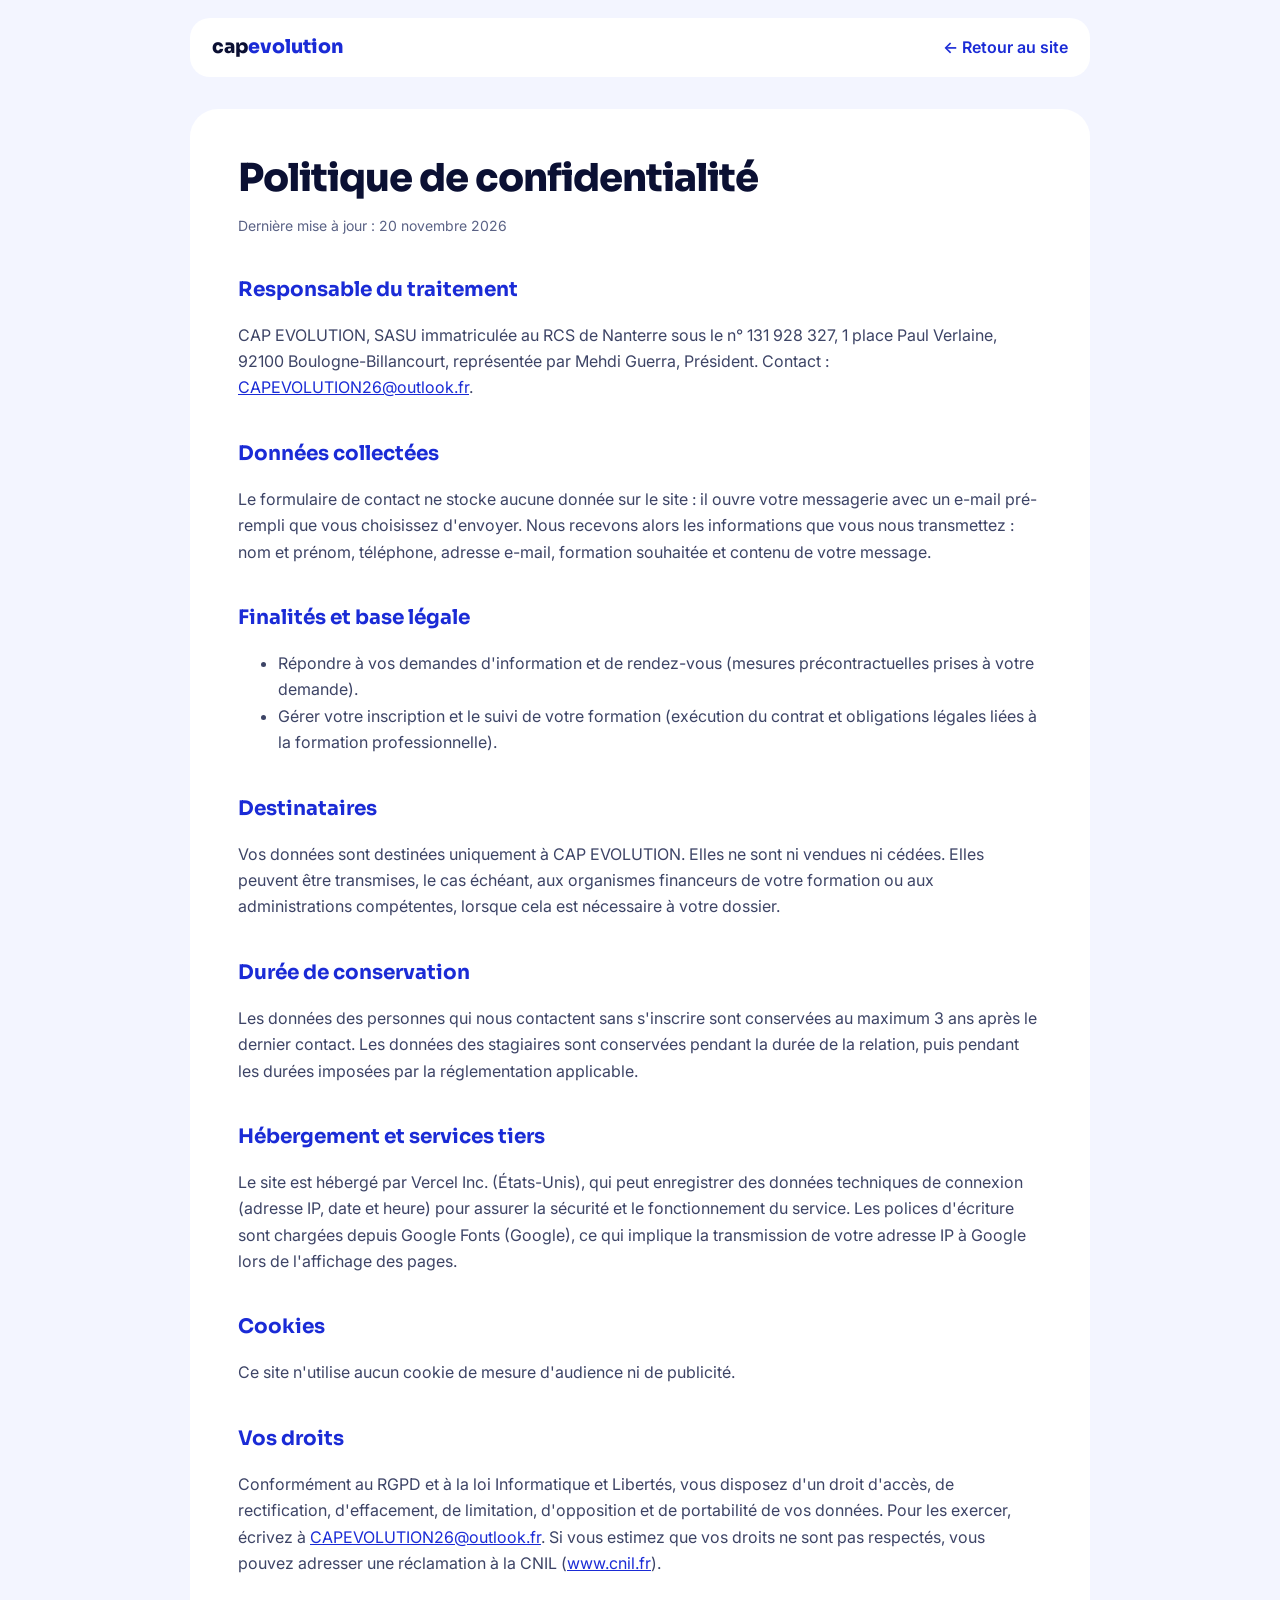
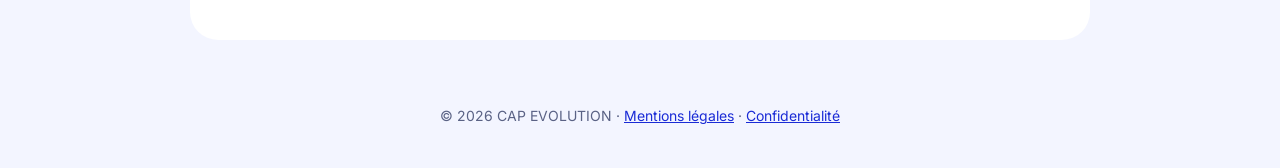
<file: confidentialite.html>
<!doctype html>
<html lang="fr">
<head>
<meta charset="utf-8">
<meta name="viewport" content="width=device-width, initial-scale=1">
<title>Politique de confidentialité — CAP EVOLUTION</title>
<meta name="robots" content="noindex">
<link rel="icon" href="favicon.svg" type="image/svg+xml">
<link rel="preconnect" href="https://fonts.googleapis.com">
<link href="https://fonts.googleapis.com/css2?family=Sora:wght@700;800&family=Inter:wght@400;500;600&display=swap" rel="stylesheet">
<style>
*{box-sizing:border-box}
body{margin:0;background:#F3F5FF;color:#0B1033;font-family:Inter,system-ui,sans-serif;line-height:1.65;font-size:16px}
a{color:#1A2BD6}
header{padding:18px 24px 0}
.bar{max-width:900px;margin:0 auto;background:#fff;border-radius:20px;padding:14px 22px;display:flex;flex-wrap:wrap;justify-content:space-between;align-items:center;gap:12px}
.logo{font-family:Sora,sans-serif;font-weight:800;font-size:19px;color:#0B1033;text-decoration:none}
.logo span{color:#1A2BD6}
.back{font-weight:600;text-decoration:none}
main{max-width:900px;margin:32px auto 64px;background:#fff;border-radius:28px;padding:48px}
h1{font-family:Sora,sans-serif;font-weight:800;font-size:2.4rem;letter-spacing:-1px;line-height:1.1;margin:0 0 8px}
h2{font-family:Sora,sans-serif;font-weight:700;font-size:1.25rem;margin:36px 0 10px;color:#1A2BD6}
p,li{color:#3D4466}
dl{display:grid;grid-template-columns:minmax(160px,220px) 1fr;gap:8px 20px;margin:0}
dt{font-weight:600} dd{margin:0;color:#3D4466}
.small{font-size:14px;color:#5A6285}
footer{text-align:center;padding:0 24px 40px;font-size:14px;color:#5A6285}
@media (max-width:640px){main{padding:26px 20px;margin:20px 12px 40px;border-radius:20px}h1{font-size:1.8rem}dl{grid-template-columns:1fr}dt{margin-top:8px}}
</style>
</head>
<body>
<header><div class="bar"><a class="logo" href="/">cap<span>evolution</span></a><a class="back" href="/">← Retour au site</a></div></header>
<main>
<h1>Politique de confidentialité</h1>
<p class="small">Dernière mise à jour : 20 novembre 2026</p>

<h2>Responsable du traitement</h2>
<p>CAP EVOLUTION, SASU immatriculée au RCS de Nanterre sous le n° 131 928 327, 1 place Paul Verlaine, 92100 Boulogne-Billancourt, représentée par Mehdi Guerra, Président. Contact : <a href="mailto:CAPEVOLUTION26@outlook.fr">CAPEVOLUTION26@outlook.fr</a>.</p>

<h2>Données collectées</h2>
<p>Le formulaire de contact ne stocke aucune donnée sur le site : il ouvre votre messagerie avec un e-mail pré-rempli que vous choisissez d'envoyer. Nous recevons alors les informations que vous nous transmettez : nom et prénom, téléphone, adresse e-mail, formation souhaitée et contenu de votre message.</p>

<h2>Finalités et base légale</h2>
<ul>
<li>Répondre à vos demandes d'information et de rendez-vous (mesures précontractuelles prises à votre demande).</li>
<li>Gérer votre inscription et le suivi de votre formation (exécution du contrat et obligations légales liées à la formation professionnelle).</li>
</ul>

<h2>Destinataires</h2>
<p>Vos données sont destinées uniquement à CAP EVOLUTION. Elles ne sont ni vendues ni cédées. Elles peuvent être transmises, le cas échéant, aux organismes financeurs de votre formation ou aux administrations compétentes, lorsque cela est nécessaire à votre dossier.</p>

<h2>Durée de conservation</h2>
<p>Les données des personnes qui nous contactent sans s'inscrire sont conservées au maximum 3 ans après le dernier contact. Les données des stagiaires sont conservées pendant la durée de la relation, puis pendant les durées imposées par la réglementation applicable.</p>

<h2>Hébergement et services tiers</h2>
<p>Le site est hébergé par Vercel Inc. (États-Unis), qui peut enregistrer des données techniques de connexion (adresse IP, date et heure) pour assurer la sécurité et le fonctionnement du service. Les polices d'écriture sont chargées depuis Google Fonts (Google), ce qui implique la transmission de votre adresse IP à Google lors de l'affichage des pages.</p>

<h2>Cookies</h2>
<p>Ce site n'utilise aucun cookie de mesure d'audience ni de publicité.</p>

<h2>Vos droits</h2>
<p>Conformément au RGPD et à la loi Informatique et Libertés, vous disposez d'un droit d'accès, de rectification, d'effacement, de limitation, d'opposition et de portabilité de vos données. Pour les exercer, écrivez à <a href="mailto:CAPEVOLUTION26@outlook.fr">CAPEVOLUTION26@outlook.fr</a>. Si vous estimez que vos droits ne sont pas respectés, vous pouvez adresser une réclamation à la CNIL (<a href="https://www.cnil.fr" rel="noopener">www.cnil.fr</a>).</p>
</main>
<footer>© 2026 CAP EVOLUTION · <a href="/mentions-legales">Mentions légales</a> · <a href="/confidentialite">Confidentialité</a></footer>
</body>
</html>
</file>
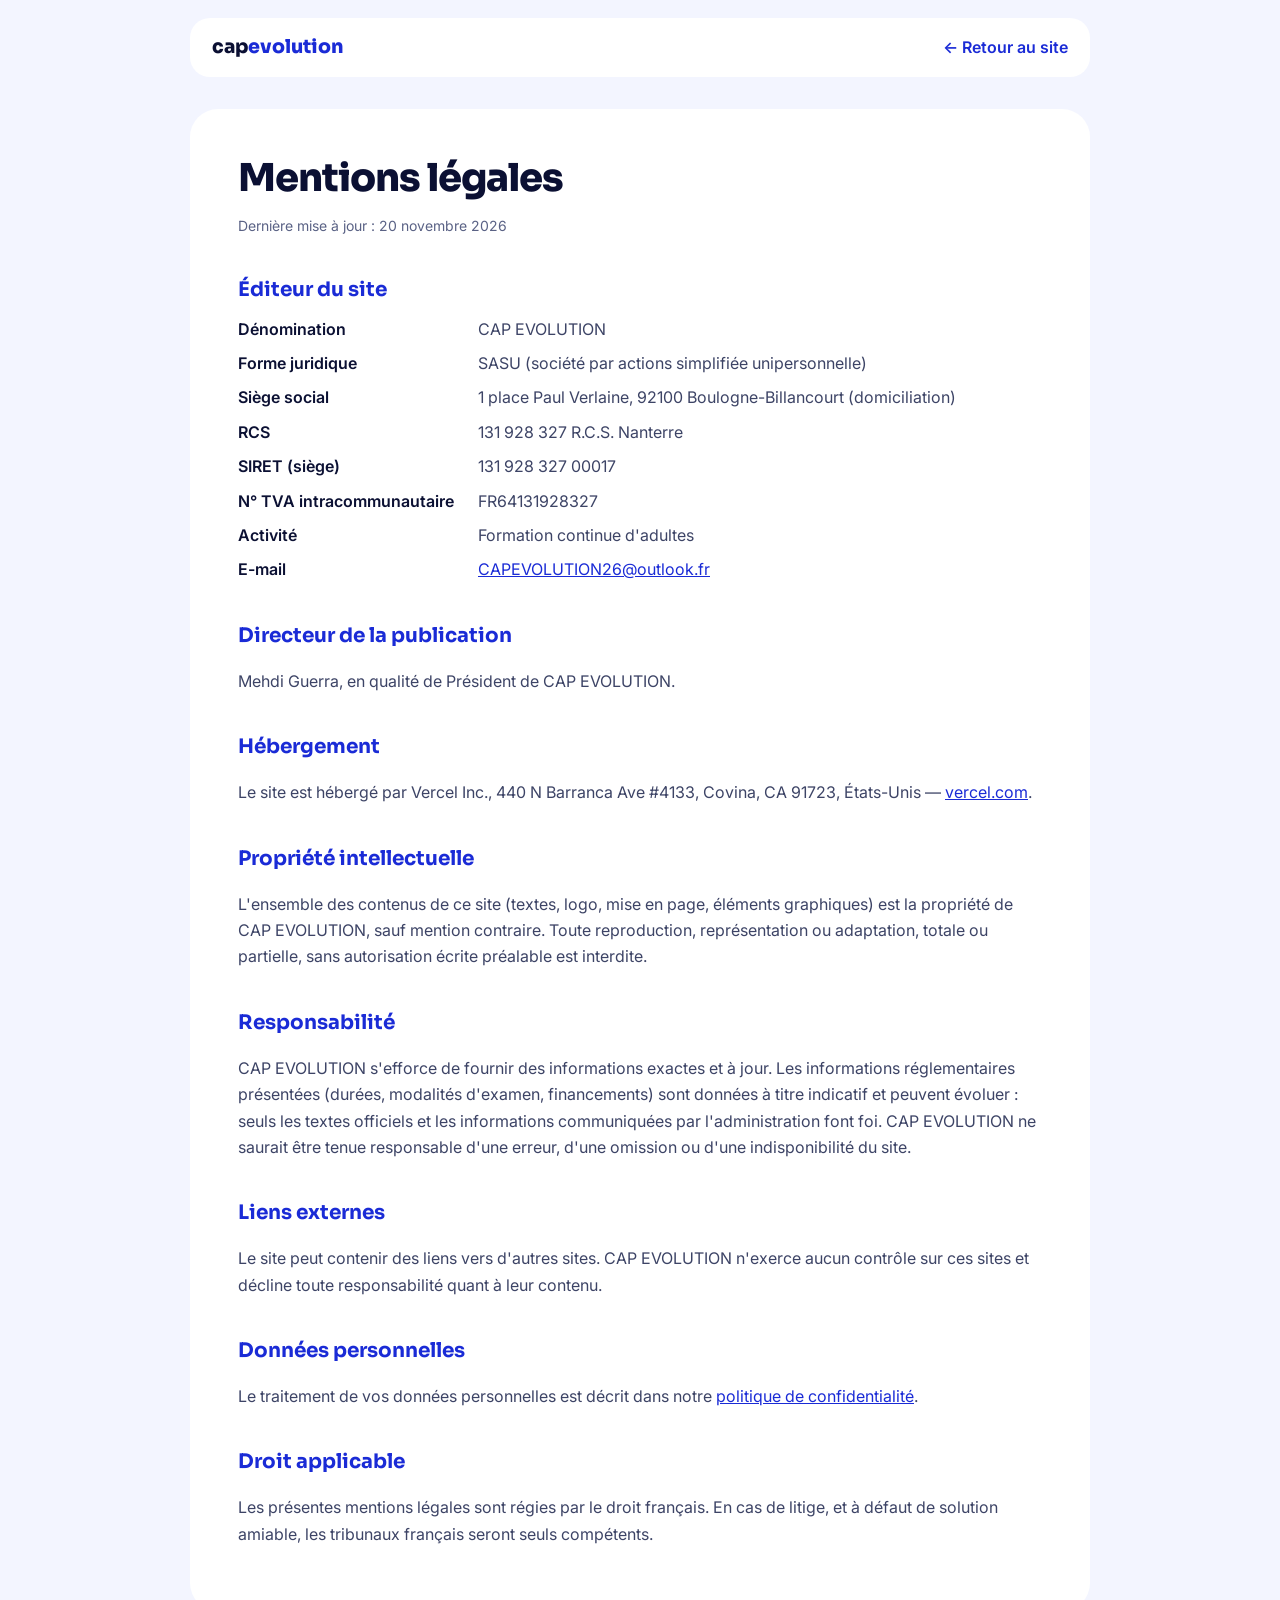
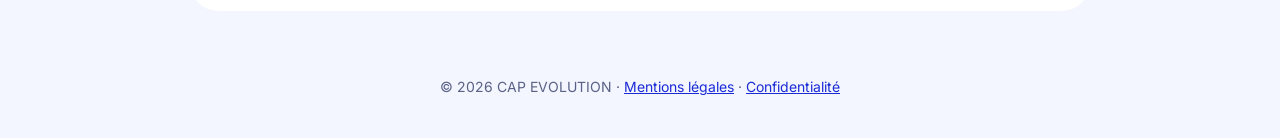
<file: mentions-legales.html>
<!doctype html>
<html lang="fr">
<head>
<meta charset="utf-8">
<meta name="viewport" content="width=device-width, initial-scale=1">
<title>Mentions légales — CAP EVOLUTION</title>
<meta name="robots" content="noindex">
<link rel="icon" href="favicon.svg" type="image/svg+xml">
<link rel="preconnect" href="https://fonts.googleapis.com">
<link href="https://fonts.googleapis.com/css2?family=Sora:wght@700;800&family=Inter:wght@400;500;600&display=swap" rel="stylesheet">
<style>
*{box-sizing:border-box}
body{margin:0;background:#F3F5FF;color:#0B1033;font-family:Inter,system-ui,sans-serif;line-height:1.65;font-size:16px}
a{color:#1A2BD6}
header{padding:18px 24px 0}
.bar{max-width:900px;margin:0 auto;background:#fff;border-radius:20px;padding:14px 22px;display:flex;flex-wrap:wrap;justify-content:space-between;align-items:center;gap:12px}
.logo{font-family:Sora,sans-serif;font-weight:800;font-size:19px;color:#0B1033;text-decoration:none}
.logo span{color:#1A2BD6}
.back{font-weight:600;text-decoration:none}
main{max-width:900px;margin:32px auto 64px;background:#fff;border-radius:28px;padding:48px}
h1{font-family:Sora,sans-serif;font-weight:800;font-size:2.4rem;letter-spacing:-1px;line-height:1.1;margin:0 0 8px}
h2{font-family:Sora,sans-serif;font-weight:700;font-size:1.25rem;margin:36px 0 10px;color:#1A2BD6}
p,li{color:#3D4466}
dl{display:grid;grid-template-columns:minmax(160px,220px) 1fr;gap:8px 20px;margin:0}
dt{font-weight:600} dd{margin:0;color:#3D4466}
.small{font-size:14px;color:#5A6285}
footer{text-align:center;padding:0 24px 40px;font-size:14px;color:#5A6285}
@media (max-width:640px){main{padding:26px 20px;margin:20px 12px 40px;border-radius:20px}h1{font-size:1.8rem}dl{grid-template-columns:1fr}dt{margin-top:8px}}
</style>
</head>
<body>
<header><div class="bar"><a class="logo" href="/">cap<span>evolution</span></a><a class="back" href="/">← Retour au site</a></div></header>
<main>
<h1>Mentions légales</h1>
<p class="small">Dernière mise à jour : 20 novembre 2026</p>

<h2>Éditeur du site</h2>
<dl>
<dt>Dénomination</dt><dd>CAP EVOLUTION</dd>
<dt>Forme juridique</dt><dd>SASU (société par actions simplifiée unipersonnelle)</dd>
<dt>Siège social</dt><dd>1 place Paul Verlaine, 92100 Boulogne-Billancourt (domiciliation)</dd>
<dt>RCS</dt><dd>131 928 327 R.C.S. Nanterre</dd>
<dt>SIRET (siège)</dt><dd>131 928 327 00017</dd>
<dt>N° TVA intracommunautaire</dt><dd>FR64131928327</dd>
<dt>Activité</dt><dd>Formation continue d'adultes</dd>
<dt>E-mail</dt><dd><a href="mailto:CAPEVOLUTION26@outlook.fr">CAPEVOLUTION26@outlook.fr</a></dd>
</dl>

<h2>Directeur de la publication</h2>
<p>Mehdi Guerra, en qualité de Président de CAP EVOLUTION.</p>

<h2>Hébergement</h2>
<p>Le site est hébergé par Vercel Inc., 440 N Barranca Ave #4133, Covina, CA 91723, États-Unis — <a href="https://vercel.com" rel="noopener">vercel.com</a>.</p>

<h2>Propriété intellectuelle</h2>
<p>L'ensemble des contenus de ce site (textes, logo, mise en page, éléments graphiques) est la propriété de CAP EVOLUTION, sauf mention contraire. Toute reproduction, représentation ou adaptation, totale ou partielle, sans autorisation écrite préalable est interdite.</p>

<h2>Responsabilité</h2>
<p>CAP EVOLUTION s'efforce de fournir des informations exactes et à jour. Les informations réglementaires présentées (durées, modalités d'examen, financements) sont données à titre indicatif et peuvent évoluer : seuls les textes officiels et les informations communiquées par l'administration font foi. CAP EVOLUTION ne saurait être tenue responsable d'une erreur, d'une omission ou d'une indisponibilité du site.</p>

<h2>Liens externes</h2>
<p>Le site peut contenir des liens vers d'autres sites. CAP EVOLUTION n'exerce aucun contrôle sur ces sites et décline toute responsabilité quant à leur contenu.</p>

<h2>Données personnelles</h2>
<p>Le traitement de vos données personnelles est décrit dans notre <a href="/confidentialite">politique de confidentialité</a>.</p>

<h2>Droit applicable</h2>
<p>Les présentes mentions légales sont régies par le droit français. En cas de litige, et à défaut de solution amiable, les tribunaux français seront seuls compétents.</p>
</main>
<footer>© 2026 CAP EVOLUTION · <a href="/mentions-legales">Mentions légales</a> · <a href="/confidentialite">Confidentialité</a></footer>
</body>
</html>
</file>
<file: style.css>
/* Ajustements pour téléphone et tablette */
@media (max-width: 760px) {
  #accueil h1 { font-size: 2.3rem !important; letter-spacing: -0.8px !important; }
  h2 { font-size: 1.9rem !important; }
  #formations h3 { font-size: 1.3rem !important; }
  #centre p:first-child { font-size: 1.6rem !important; }
  #contact > div { padding: 28px 20px !important; border-radius: 24px !important; }
  #contact form { padding: 22px !important; }
  #f-gotrm { padding: 24px 20px !important; }
  #entreprises > div > div { padding: 28px !important; }
}
.form-ok { margin: 0; padding: 12px 14px; border-radius: 12px; background: #E9FBD0; color: #0B1033; font-weight: 600; }
</file>
